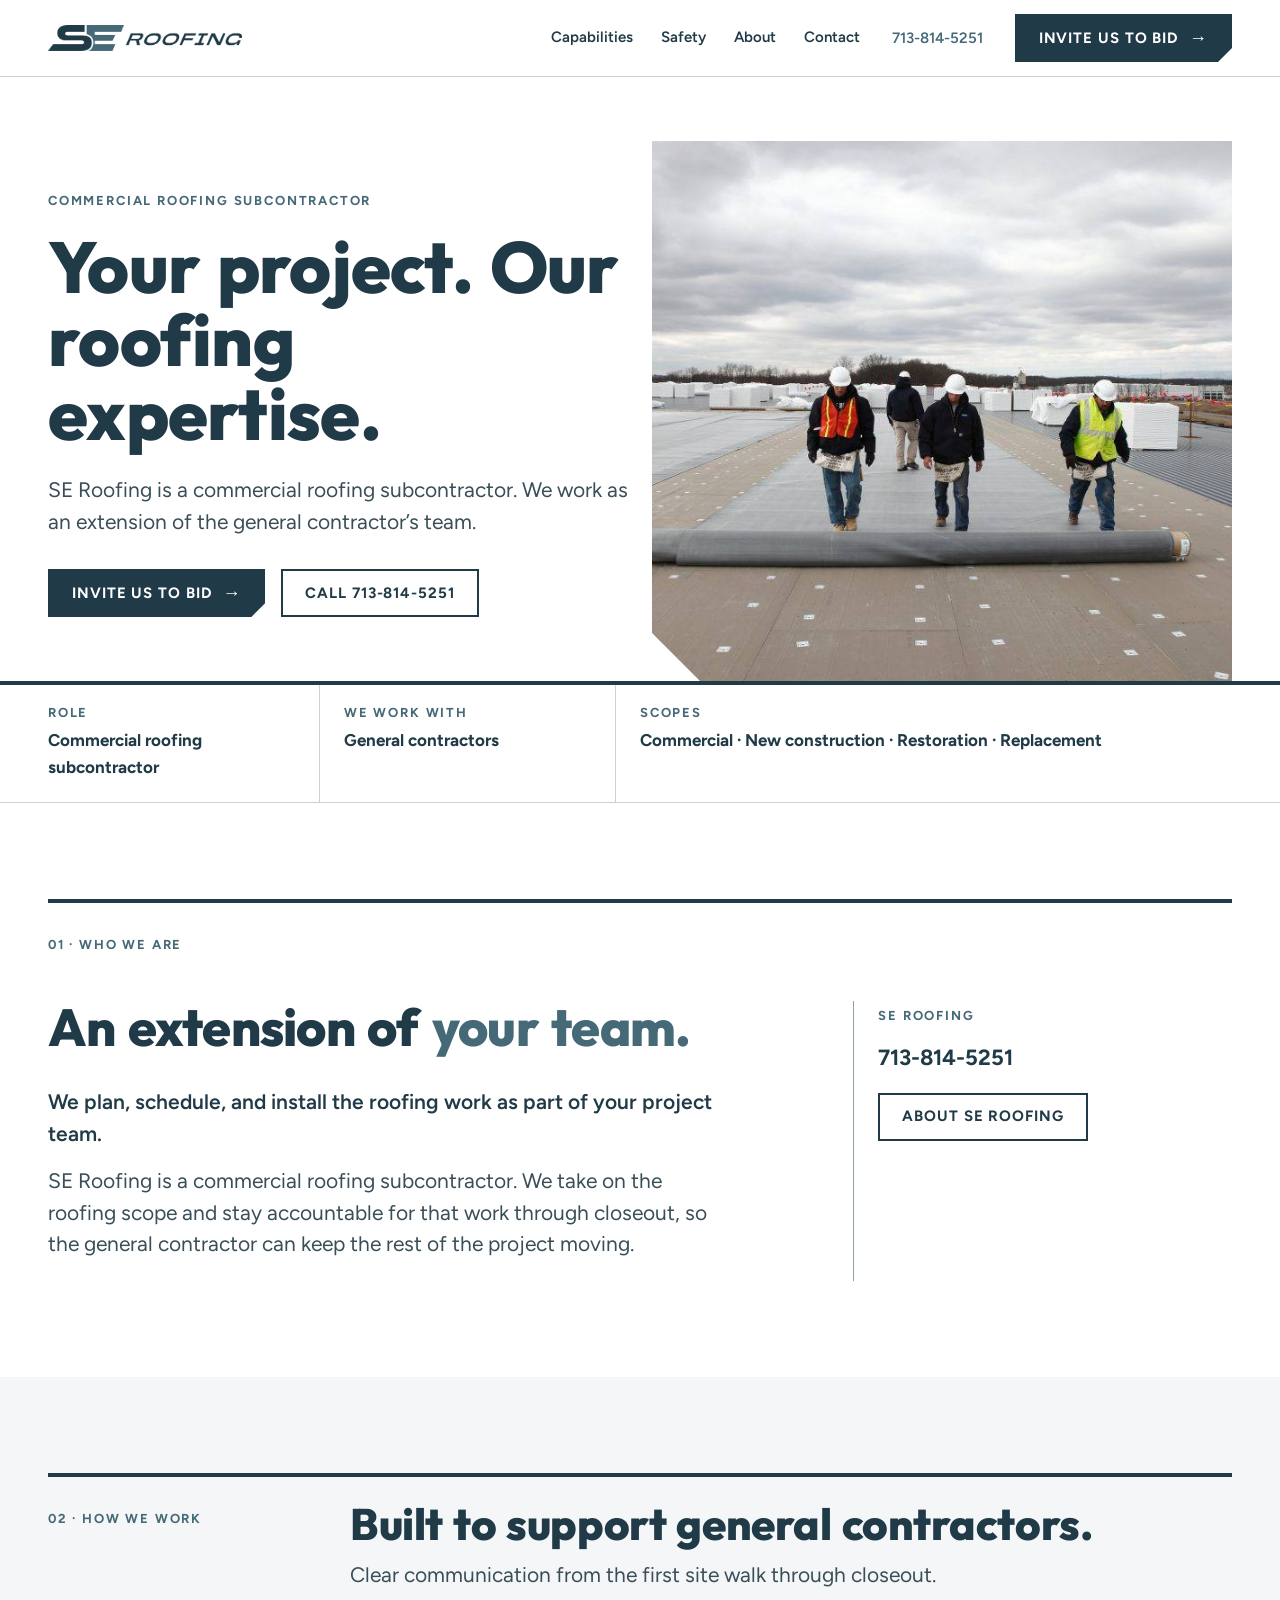
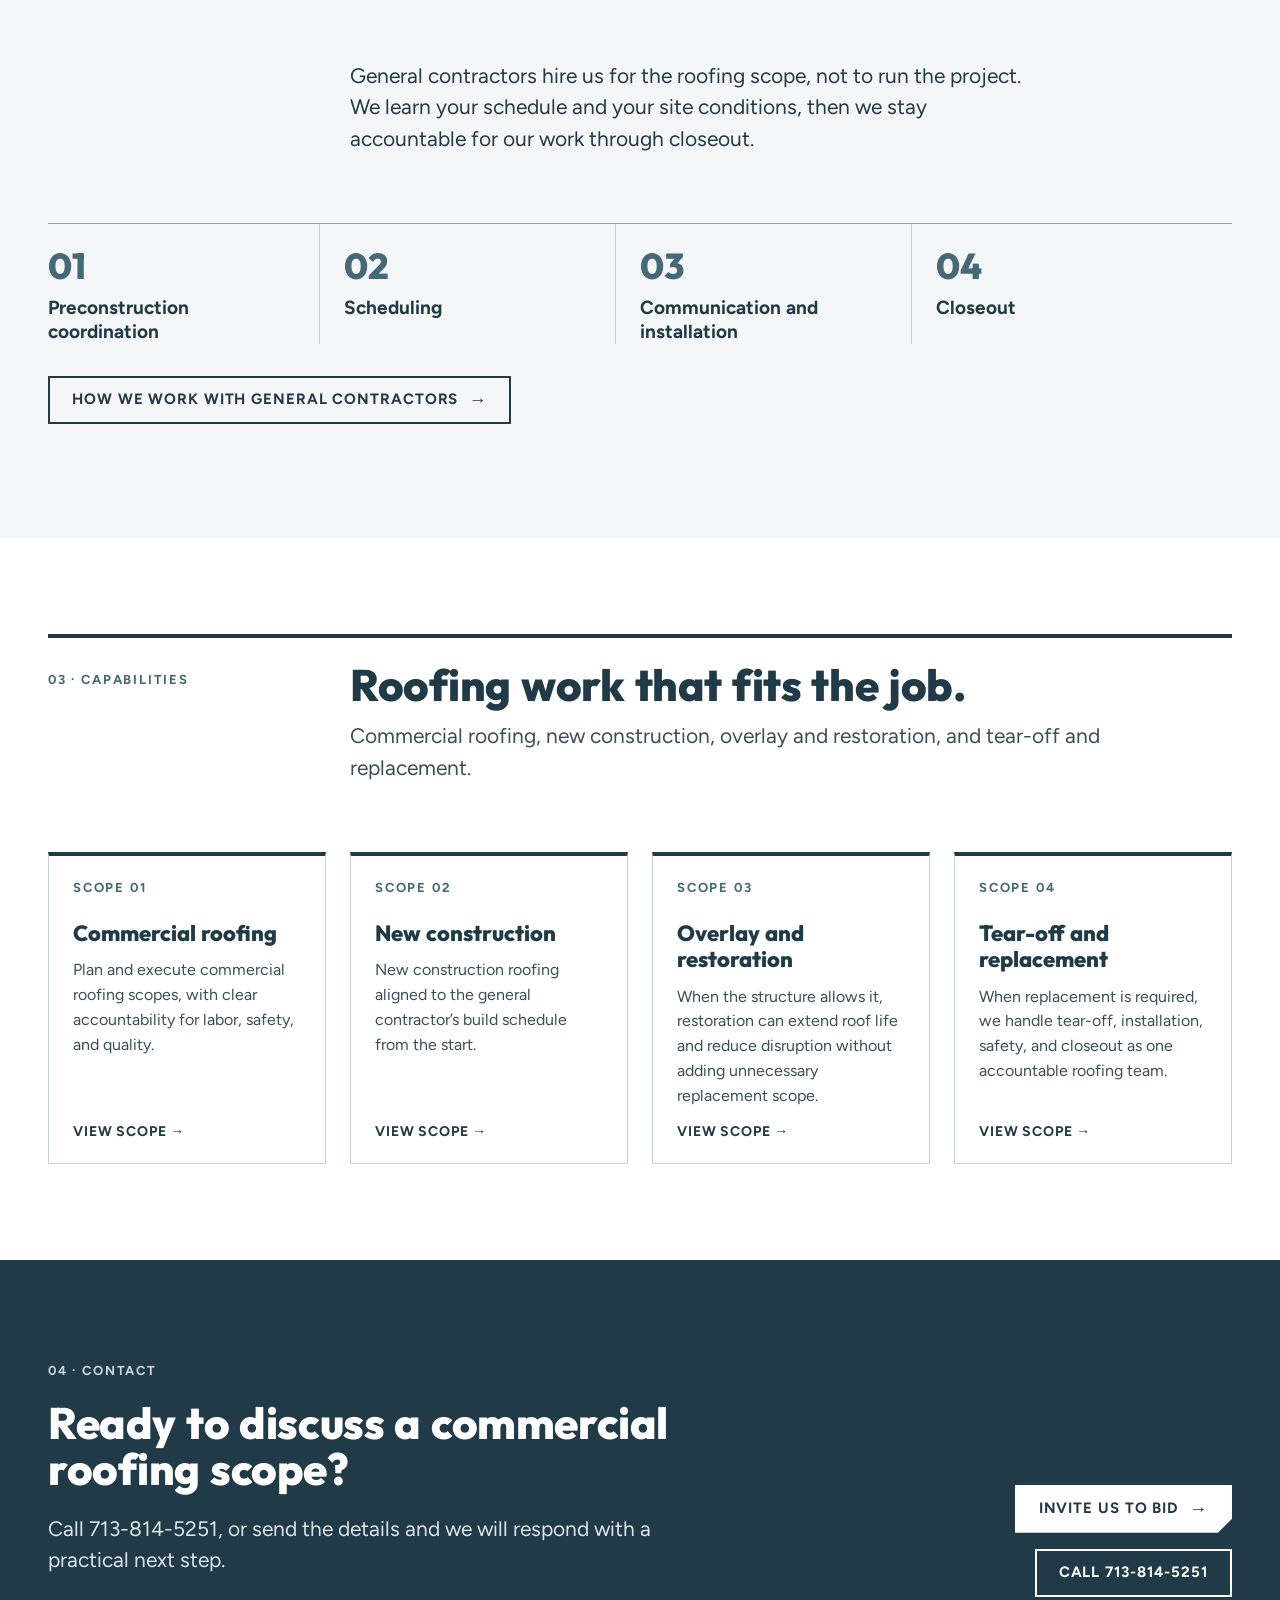
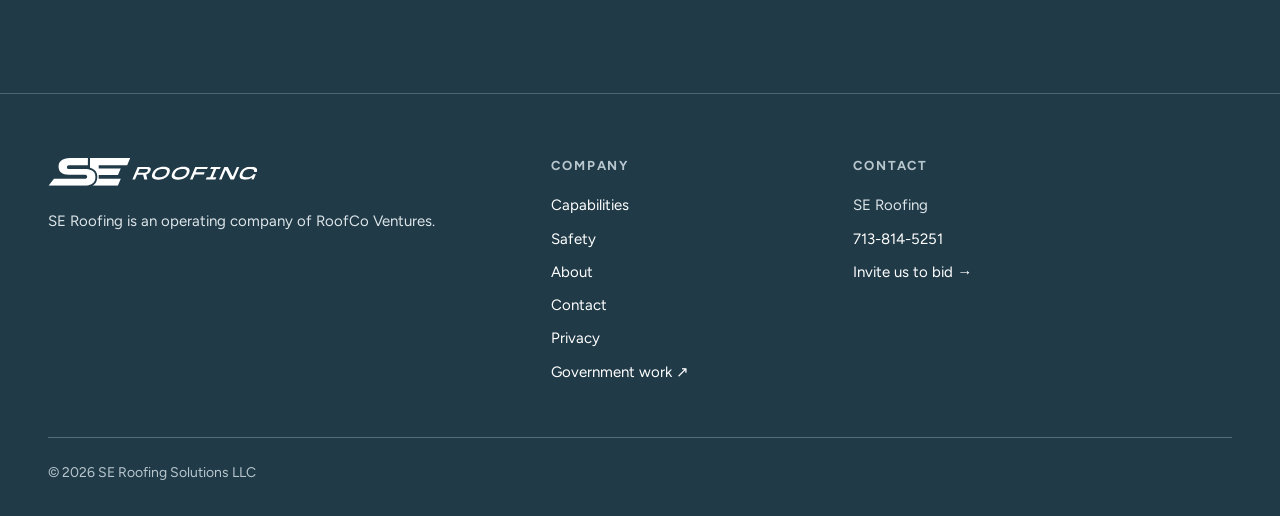
<file: docs/direction/static/index.html>
<!doctype html><html lang="en"><head><meta charset="utf-8"><meta name="viewport" content="width=device-width,initial-scale=1">
<title>SE Roofing | A commercial roofing subcontractor, and an extension of your team.</title>
<meta name="description" content="SE Roofing is a commercial roofing subcontractor, and an extension of your team. We work with general contractors on roofing scopes. Call 713-814-5251.">
<link rel="stylesheet" href="css/fonts.css"><link rel="stylesheet" href="css/tokens.css"><link rel="stylesheet" href="css/tokens.web.css"><link rel="stylesheet" href="css/site.css"></head>
<body>
<a class="skip" href="#main">Skip to content</a>
<header class="hdr">
  <div class="wrap">
    <a class="logo" href="/" aria-label="SE Roofing home"><img src="assets/img/se-roofing-full-lockup.png" alt="SE Roofing"></a>
    <nav class="primary" aria-label="Primary">
      <a href="/capabilities">Capabilities</a><a href="/safety">Safety</a><a href="/about">About</a><a href="/contact">Contact</a>
    </nav>
    <a class="phone" href="tel:+17138145251">713-814-5251</a>
    <a class="btn btn-primary hdr-cta" href="/contact">Invite us to bid <span class="arr" aria-hidden="true">→</span></a>
    <button class="menu-btn" type="button" aria-controls="mnav" aria-expanded="false" aria-label="Open menu" onclick="var o=document.body.classList.toggle('menu-open');this.setAttribute('aria-expanded',o);this.setAttribute('aria-label',o?'Close menu':'Open menu')">
      <svg class="i-open" width="24" height="24" viewBox="0 0 24 24" aria-hidden="true" focusable="false"><path d="M3 6h18M3 12h18M3 18h18" stroke="currentColor" stroke-width="2.25" stroke-linecap="square"/></svg>
      <svg class="i-close" width="24" height="24" viewBox="0 0 24 24" aria-hidden="true" focusable="false"><path d="M5 5l14 14M19 5L5 19" stroke="currentColor" stroke-width="2.25" stroke-linecap="square"/></svg>
    </button>
  </div>
  <nav id="mnav" class="mnav" aria-label="Mobile">
    <a href="/">Home</a><a href="/capabilities">Capabilities</a><a href="/capabilities#how-we-work">How we work</a><a href="/safety">Safety</a><a href="/about">About</a><a href="/contact">Contact</a>
    <a class="btn btn-primary mcta" href="/contact">Invite us to bid <span class="arr" aria-hidden="true">→</span></a>
    <a class="mphone" href="tel:+17138145251">Call 713-814-5251</a>
  </nav>
</header>

<main id="main">
  <!-- home.hero -->
  <section class="hero" id="hero" aria-labelledby="h1">
    <div class="wrap"><div class="grid">
      <div class="hero-copy">
        <span class="label">Commercial roofing subcontractor</span>
        <h1 id="h1">Your project. Our roofing expertise.</h1>
        <p class="lead">SE Roofing is a commercial roofing subcontractor. We work as an extension of the general contractor’s team.</p>
        <div class="hero-ctas">
          <a class="btn btn-primary" href="/contact">Invite us to bid <span class="arr" aria-hidden="true">→</span></a>
          <a class="btn btn-ghost" href="tel:+17138145251">Call 713-814-5251</a>
        </div>
      </div>
      <div class="hero-img"><img src="assets/img/crew-roof.jpg" alt="Roofing crew walking a membrane roof with a roll of material"></div>
    </div></div>
  </section>
  <div class="specbar" aria-label="At a glance"><div class="wrap">
    <div class="spec"><span class="label k">Role</span><span class="v">Commercial roofing subcontractor</span></div>
    <div class="spec"><span class="label k">We work with</span><span class="v">General contractors</span></div>
    <div class="spec"><span class="label k">Scopes</span><span class="v">Commercial · New construction · Restoration · Replacement</span></div>
  </div></div>

  <!-- home.who-we-are -->
  <section class="blk pos" id="who-we-are" aria-labelledby="pos-h">
    <div class="wrap">
      <div class="sec-head"><span class="label">01 · Who we are</span><div class="t"></div></div>
      <div class="grid">
        <div class="big">
          <h2 id="pos-h" class="quote">An extension of <em>your team.</em></h2>
          <p class="lead" style="margin-bottom:16px;color:var(--se-navy);font-weight:600">We plan, schedule, and install the roofing work as part of your project team.</p>
          <p class="lead">SE Roofing is a commercial roofing subcontractor. We take on the roofing scope and stay accountable for that work through closeout, so the general contractor can keep the rest of the project moving.</p>
        </div>
        <div class="side">
          <span class="label">SE Roofing</span>
          <p style="margin-top:12px"><a href="tel:+17138145251" style="font-weight:700;text-decoration:none;font-size:22px">713-814-5251</a></p>
          <a class="btn btn-ghost" href="/about">About SE Roofing</a>
        </div>
      </div>
    </div>
  </section>

  <!-- home.how-we-work -->
  <section class="blk bg-mist" id="how-we-work" aria-labelledby="proc-h">
    <div class="wrap">
      <div class="sec-head"><span class="label">02 · How we work</span><div class="t"><h2 id="proc-h">Built to support general contractors.</h2><p class="lead" style="margin-top:12px">Clear communication from the first site walk through closeout.</p></div></div>
      <div class="grid">
        <p class="lead" style="grid-column:4 / span 7;color:var(--se-navy)">General contractors hire us for the roofing scope, not to run the project. We learn your schedule and your site conditions, then we stay accountable for our work through closeout.</p>
      </div>
      <ol class="stagebar" aria-label="Stages">
        <li><span class="n">01</span>Preconstruction coordination</li><li><span class="n">02</span>Scheduling</li><li><span class="n">03</span>Communication and installation</li><li><span class="n">04</span>Closeout</li>
      </ol>
      <p style="margin-top:32px"><a class="btn btn-ghost" href="/capabilities#how-we-work">How we work with general contractors <span class="arr" aria-hidden="true">→</span></a></p>
    </div>
  </section>

  <!-- home.capabilities -->
  <section class="blk" id="capabilities" aria-labelledby="cap-h">
    <div class="wrap">
      <div class="sec-head"><span class="label">03 · Capabilities</span><div class="t"><h2 id="cap-h">Roofing work that fits the job.</h2><p class="lead" style="margin-top:12px">Commercial roofing, new construction, overlay and restoration, and tear-off and replacement.</p></div></div>
      <div class="caps">
        <a class="cap" href="/capabilities#commercial-roofing"><span class="label">Scope 01</span><h3>Commercial roofing</h3><p>Plan and execute commercial roofing scopes, with clear accountability for labor, safety, and quality.</p><span class="more">View scope →</span></a>
        <a class="cap" href="/capabilities#new-construction"><span class="label">Scope 02</span><h3>New construction</h3><p>New construction roofing aligned to the general contractor’s build schedule from the start.</p><span class="more">View scope →</span></a>
        <a class="cap" href="/capabilities#overlay-restoration"><span class="label">Scope 03</span><h3>Overlay and restoration</h3><p>When the structure allows it, restoration can extend roof life and reduce disruption without adding unnecessary replacement scope.</p><span class="more">View scope →</span></a>
        <a class="cap" href="/capabilities#tear-off-replacement"><span class="label">Scope 04</span><h3>Tear-off and replacement</h3><p>When replacement is required, we handle tear-off, installation, safety, and closeout as one accountable roofing team.</p><span class="more">View scope →</span></a>
      </div>
    </div>
  </section>

  <!-- home.cta -->
  <section class="blk bg-navy on-navy" id="cta" aria-labelledby="cta-h">
    <div class="wrap"><div class="grid" style="align-items:end">
      <div style="grid-column:1 / span 7">
        <span class="label">04 · Contact</span>
        <h2 id="cta-h" style="margin:16px 0 20px">Ready to discuss a commercial roofing scope?</h2>
        <p class="lead">Call 713-814-5251, or send the details and we will respond with a practical next step.</p>
      </div>
      <div class="hero-ctas" style="grid-column:9 / span 4;justify-content:flex-end">
        <a class="btn btn-primary" href="/contact">Invite us to bid <span class="arr" aria-hidden="true">→</span></a>
        <a class="btn btn-ghost" href="tel:+17138145251">Call 713-814-5251</a>
      </div>
    </div></div>
  </section>
</main>
<footer class="ftr on-navy">
  <div class="wrap">
    <div class="grid">
      <div class="brand">
        <img src="assets/logo/se-lockup-white.svg" alt="SE Roofing">
        <p style="max-width:26em">SE Roofing is an operating company of RoofCo Ventures.</p>
      </div>
      <div>
        <span class="label">Company</span>
        <a href="/capabilities">Capabilities</a><a href="/safety">Safety</a><a href="/about">About</a><a href="/contact">Contact</a><a href="/privacy">Privacy</a>
        <a href="https://seroofinggov.com" data-config="governmentUrl" rel="noopener">Government work ↗</a>
      </div>
      <div>
        <span class="label">Contact</span>
        <span style="display:block;padding:5px 0">SE Roofing</span>
        <a href="tel:+17138145251">713-814-5251</a>
        <a href="/contact">Invite us to bid →</a>
      </div>
    </div>
    <div class="legal"><span>© 2026 SE Roofing Solutions LLC</span></div>
  </div>
</footer>
<div class="brandtag" aria-hidden="true">BRANDING (pending Hayden): optional orange accent #D4762C, #111 label 5.78:1</div>

</body></html>
</file>
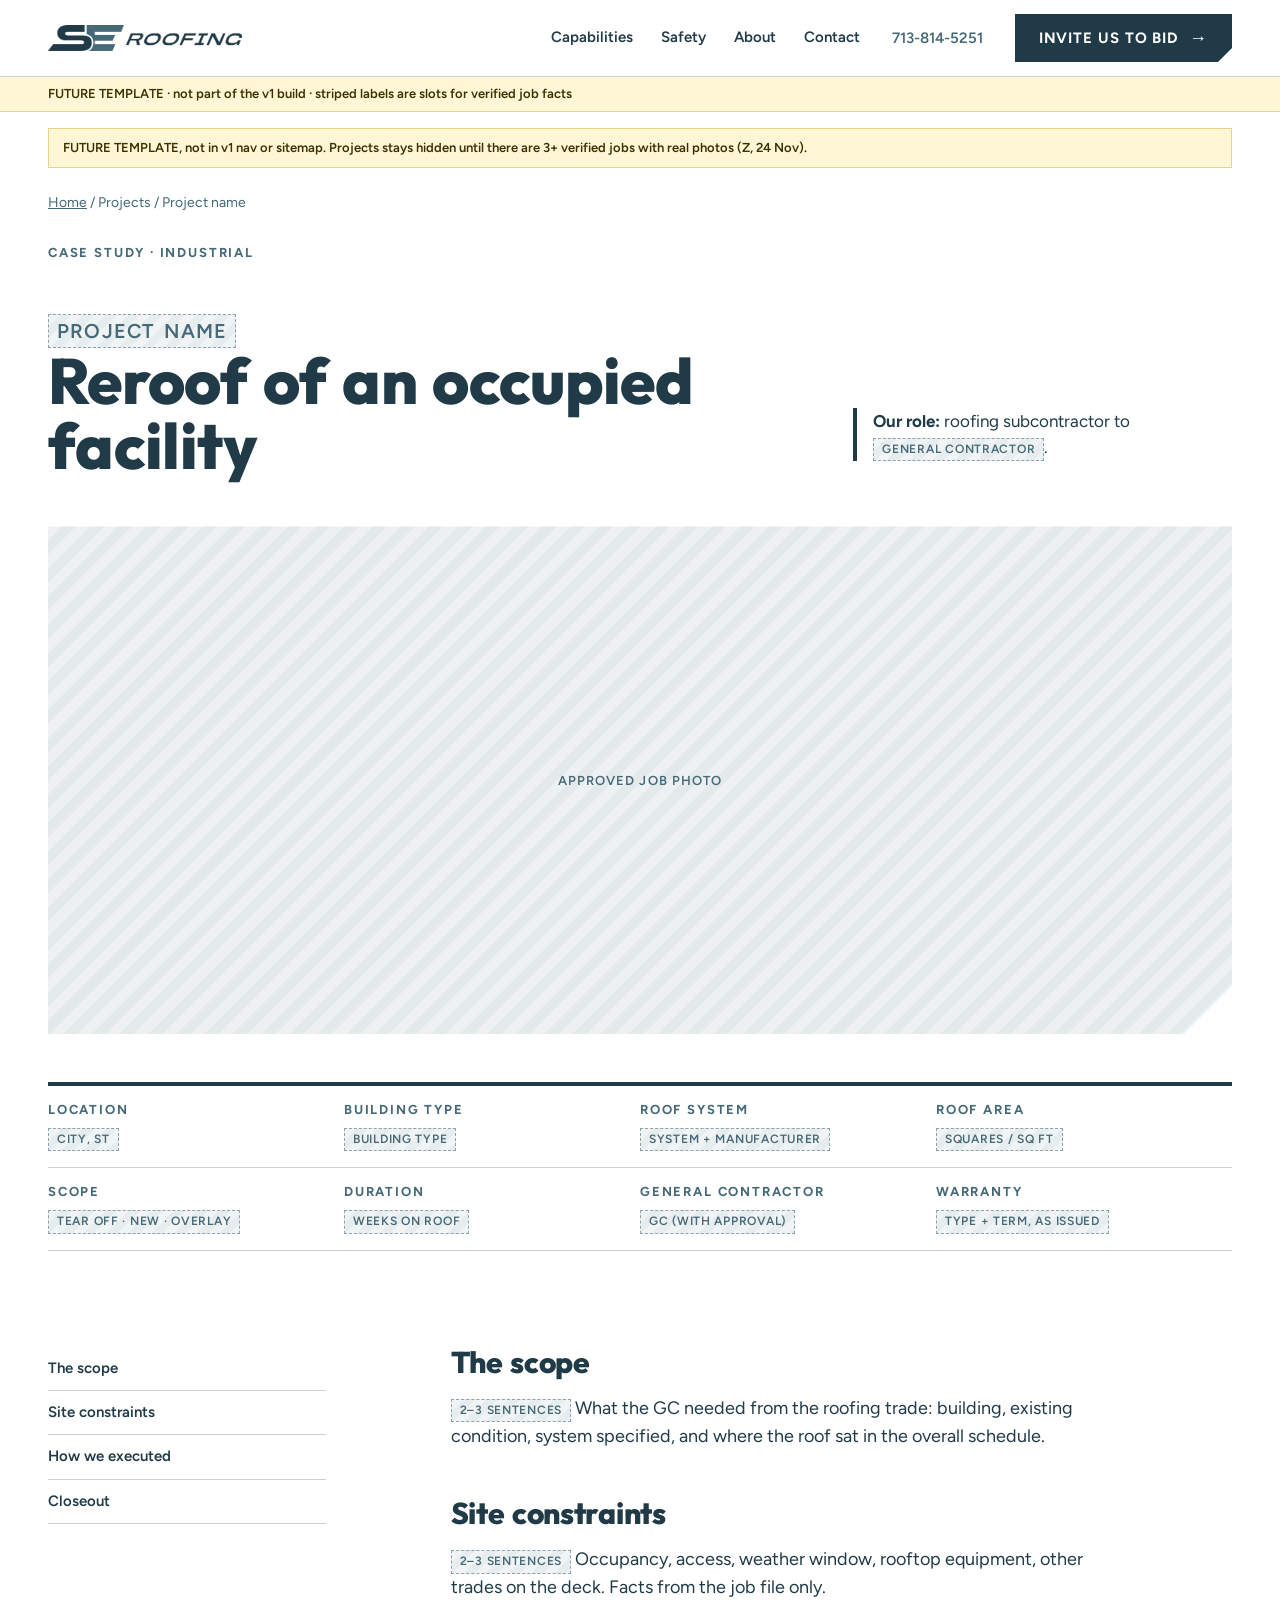
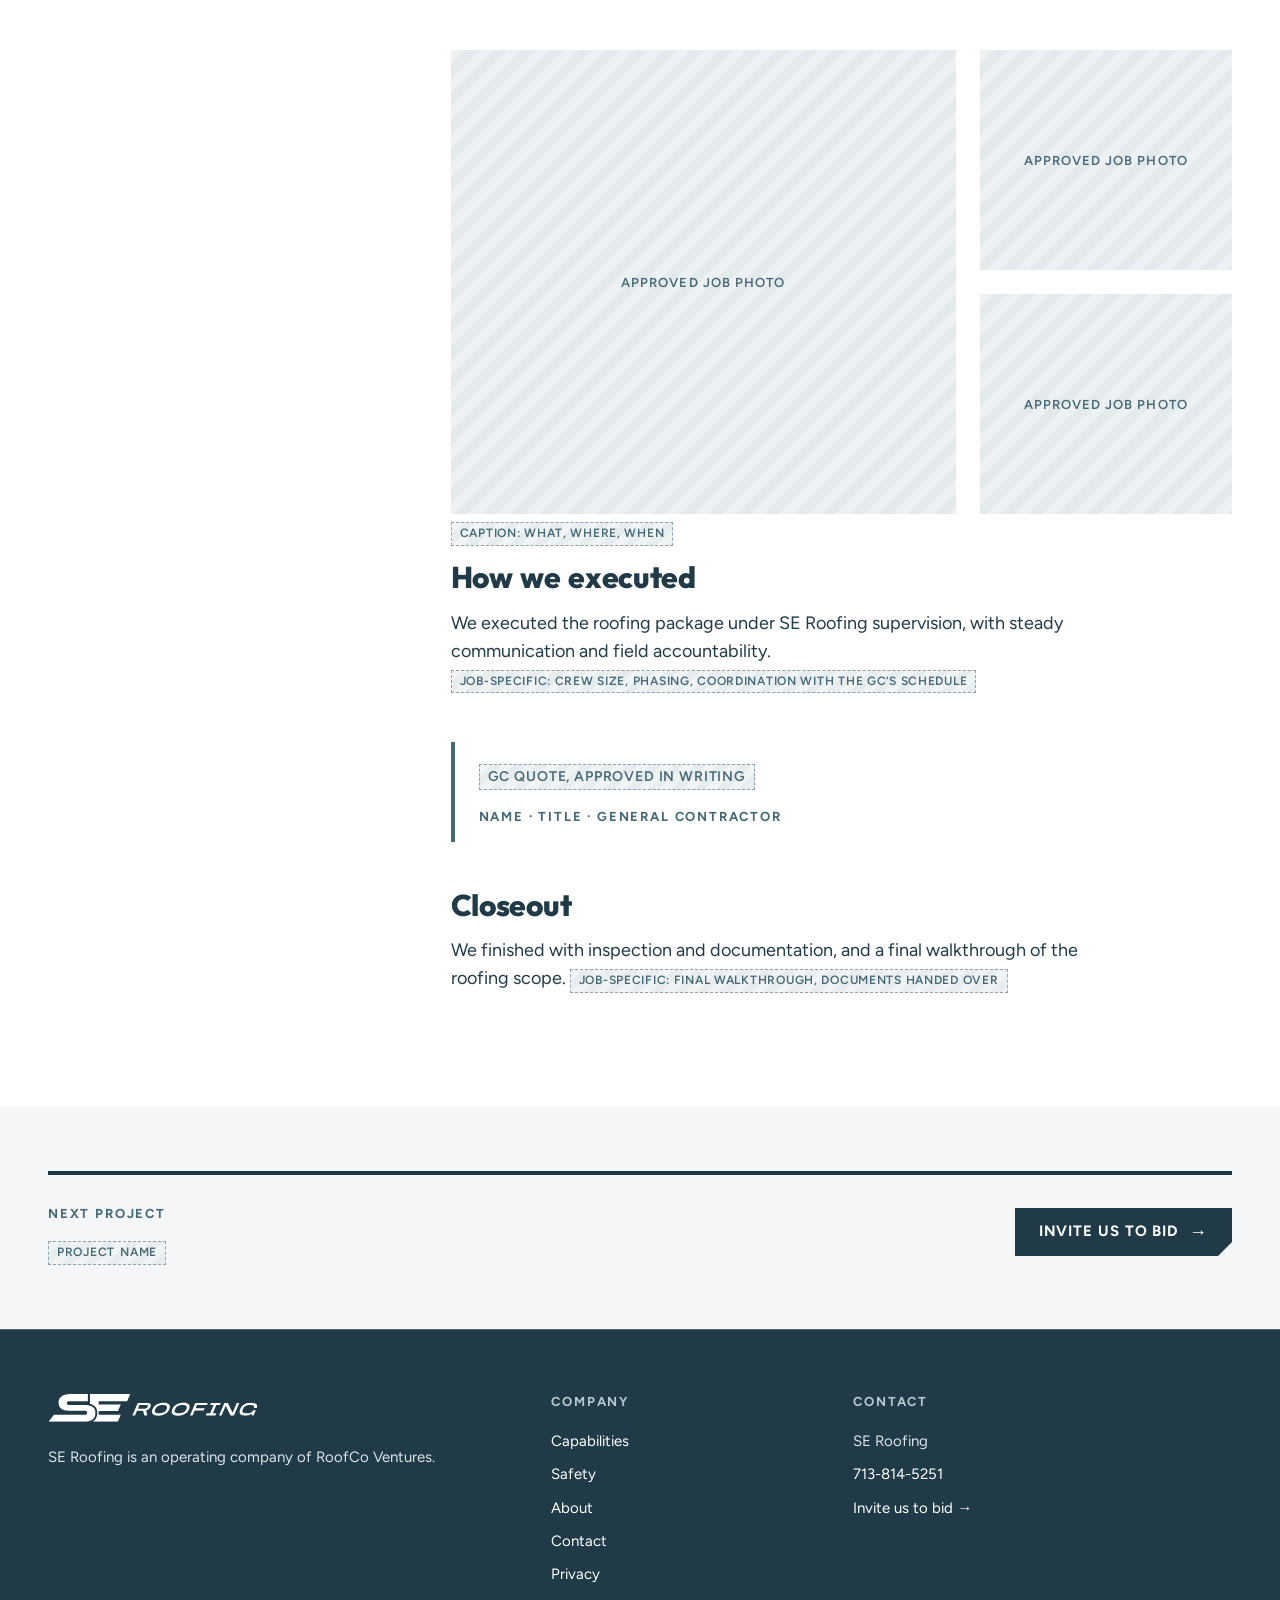
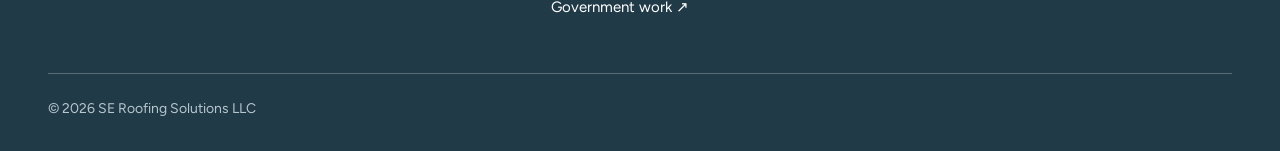
<file: docs/direction/mock-case-study-FUTURE-TEMPLATE.html>
<!doctype html><html lang="en"><head><meta charset="utf-8"><meta name="viewport" content="width=device-width,initial-scale=1">
<title>Project name | Projects | SE Roofing</title>
<style>@font-face{
  font-family: 'Figtree';
  font-style: normal;
  font-weight: 400 900;
  font-display: swap;
  src: url([data-uri]) format('woff2');
  unicode-range: U+0000-00FF, U+0131, U+0152-0153, U+02BB-02BC, U+02C6, U+02DA, U+02DC, U+0304, U+0308, U+0329, U+2000-206F, U+20AC, U+2122, U+2191, U+2193, U+2212, U+2215, U+FEFF, U+FFFD;
}
@font-face{
  font-family: 'Outfit';
  font-style: normal;
  font-weight: 800 900;
  font-display: swap;
  src: url([data-uri]) format('woff2');
  unicode-range: U+0000-00FF, U+0131, U+0152-0153, U+02BB-02BC, U+02C6, U+02DA, U+02DC, U+0304, U+0308, U+0329, U+2000-206F, U+20AC, U+2122, U+2191, U+2193, U+2212, U+2215, U+FEFF, U+FFFD;
}/* SE Roofing tokens — PROPOSAL only, 2026-11-24, America/Chicago.
   Extracted from haydenclayne-ctrl/SE-Roofing- (brand/color, typography, logos;
   main @ a5951a3, 2026-07-01) and from related implementations:
   Command seroofing namespace (PR #14 findings), estimate-command globals.css,
   and the live Framer marketing site at seroofingteam.com (canonical tags point
   at roofingse.com). Not owner-approved.
   Prefix: --se-
   Official brand tokens are the first two groups. Product and live-site
   groups record what already ships; they are not approved brand additions.
   Do not mix Roof Co gold/navy, HCC, Cotton Co, Foundation, Blackhorn,
   Founders Ranch, or Rental One values into the official brand set. */

:root {
  /* ── Official brand (logo vectors + brand/color) ─────────────────── */
  --se-navy: #203A47;            /* PANTONE 7546 C. Primary. "S" and ROOFING wordmark. 11.95:1 on white (AAA). */
  --se-slate: #456977;           /* PANTONE 5405 C. SE Slate Blue. "E" bars, accent panels. 5.93:1 on white (AA body — the written guide's "large text only" note is too conservative). 2.01:1 on navy — never navy type on slate. */
  --se-white: #FFFFFF;           /* Page grounds, reverse type */
  --se-mist: #E7E9EA;            /* Light gray section ground from the Capabilities Statement. Approximate; not from a vector swatch. Command seroofing.mist and Estimate Command --color-line use this value. Navy on mist is 9.81:1. */

  /* ── Type (confirmed print system) ───────────────────────────────── */
  /* Proxima Nova + Museo Sans 900. Commercial; no webfont license confirmed;
     no files in the repo. Bio docs use NewScience/Rajdhani instead — not these
     tokens. The live marketing site currently ships Montserrat/Switzer. */
  --se-font-family: "Proxima Nova", "Museo Sans", "Century Gothic", "Avenir Next", sans-serif;
  --se-font-display: "Museo Sans", "Proxima Nova", "Century Gothic", "Avenir Next", sans-serif;

  /* ── Command / Estimating seroofing extras (product, not print brand) */
  --se-steel-light: #7E9BA7;     /* Command-only. 2.94:1 on white — not body text. 4.06:1 on navy — large-text AA only. */

  /* ── Estimate Command extras (SE-only app; conflicts with Command) ─ */
  --se-ec-bg: #F4F7F9;           /* App ground. Close to the live site's #F5F7F9; not Command's #F5F5F7. */
  --se-ec-muted: #6D7D88;        /* 4.25:1 on white — fails AA at 14px. */
  --se-ec-brand-soft: #E9EEF0;
  --se-ec-success: #2F8A5B;      /* 4.28:1 on white — fails AA at 14px. Command good is #2F6F52 (5.97:1). */
  --se-ec-success-soft: #E7F2EB;
  --se-ec-warning: #B07A1E;      /* 3.72:1 on white — large-text only. Command warn is #9C6A1E (4.67:1). */
  --se-ec-warning-soft: #F7EFE0;
  --se-ec-danger: #C0504D;       /* 4.67:1 on white (AA). Command bad is #943B3B (7.12:1). */
  --se-ec-danger-soft: #F7EBEB;
  --se-ec-radius-card: 14px;

  /* ── Live marketing site, observed 2026-11-24 on seroofingteam.com.
        Not official brand colors. Recorded so the drift is explicit. ─ */
  --se-web-ink: #16272F;         /* Header/on-light buttons, body-adjacent ink. Near, not equal to, SE Navy. 15.38:1 on white. */
  --se-web-heading: #1A1A2E;     /* Section titles */
  --se-web-footer: #182B33;      /* Footer field; nearby samples #1D2D35 / #1E343D */
  --se-web-orange: #D4762C;      /* Primary CTA. White type is 3.27:1 — fails AA at the 15px button size. Black type would be 6.43:1. Not Roof Co gold. */
  --se-web-ground: #F5F7F9;      /* Light section ground */
  --se-web-consult: #EBFBFF;     /* "Request a Roofing Consultation" band */
  --se-web-panel: #CADAE4;       /* "Delivered At Scale" light panel */
  --se-web-eyebrow: #CCE6FF;     /* "OVERVIEW:" on dark service cards */
  --se-web-font-ui: "Montserrat", "Inter", sans-serif;
  --se-web-font-stat: "Switzer", "Montserrat", sans-serif;
}
/* SE Roofing — web direction tokens (PROPOSAL, 2026-11-24, America/Chicago). Not approved.
   Load AFTER design-system/tokens.css (which defines --se-navy, --se-slate, --se-white, --se-mist).
   Only neutrals, spacing, type and layout are added here. No new brand colors. */
:root{
  /* Neutrals (support only, never as brand color) */
  --se-paper:#F4F6F7;        /* light section ground. Navy on paper 11.02:1 */
  --se-line:#C9D1D5;         /* hairlines/borders — non-text only */
  --se-line-strong:#8FA1AA;  /* section rules — non-text only (2.68:1) */
  --se-ink-2:#3A4E58;        /* secondary body text. 8.71:1 on white */
  --se-on-navy-2:#C9D6DC;    /* secondary text on navy. 8.04:1 */

  /* Accent — OFF by default (= navy). BRANDING (pending Hayden): .accent-orange flips it. */
  --se-accent:var(--se-navy); --se-accent-ink:var(--se-white);

  /* Fonts — swappable. Interim free Google Fonts until Proxima Nova / Museo Sans 900 are web-licensed.
     To switch: change these two lines only. */
  --se-font-body:"Figtree","Proxima Nova","Avenir Next","Segoe UI",Arial,sans-serif;     /* Proxima Nova stand-in */
  --se-font-display:"Outfit","Museo Sans","Proxima Nova","Avenir Next",Arial,sans-serif; /* Museo Sans 900 stand-in */
  --se-display-weight:800;

  /* Headline case — DECISION (Jeremy, 2026-11-24): sentence case. Author headings in sentence case; never transform.
     Uppercase is reserved for small labels/eyebrows, buttons and spec keys (--se-label-case). */
  --se-heading-case:none;
  --se-label-case:uppercase;

  /* Type scale (desktop / phone ≤720 overrides below) */
  --se-fs-h1:72px;  --se-lh-h1:1.02;
  --se-fs-h2:44px;  --se-lh-h2:1.06;
  --se-fs-h3:22px;  --se-lh-h3:1.2;
  --se-fs-lead:21px;
  --se-fs-body:18px; --se-lh-body:1.55;
  --se-fs-small:15px;
  --se-fs-label:13px; --se-ls-label:.14em;

  /* Spacing (4px base) */
  --s1:4px;--s2:8px;--s3:12px;--s4:16px;--s5:24px;--s6:32px;--s7:48px;--s8:64px;--s9:96px;--s10:128px;

  /* Layout */
  --gutter:24px; --margin:48px; --max:1240px; --header-h:76px;
  --cut:14px;        /* cut-corner on primary buttons (echoes the parallelogram frame) */
  --cut-photo:48px;  /* cut-corner on hero/case-study photos */
}
@media (max-width:1100px){:root{--margin:32px;--se-fs-h1:60px}}
@media (max-width:720px){:root{--margin:20px;--gutter:16px;--header-h:64px;--se-fs-h1:42px;--se-lh-h1:1.04;--se-fs-h2:30px;--se-fs-h3:20px;--se-fs-lead:18px;--se-fs-body:17px;--cut-photo:28px}}
.accent-orange{--se-accent:#D4762C;--se-accent-ink:#111111;} /* BRANDING (pending Hayden). #111 on #D4762C = 5.78:1 */
/* SE Roofing — Direction A "Field Manual" component CSS. PROPOSAL 2026-11-24. Uses only tokens from tokens.css + tokens.web.css. */
.accent-orange{--se-accent:#D4762C;--se-accent-ink:#111111;}
*{box-sizing:border-box}
html{scroll-behavior:smooth}
@media (prefers-reduced-motion:reduce){html{scroll-behavior:auto}*{transition:none!important;animation:none!important}}
body{margin:0;font-family:var(--se-font-body);font-size:var(--se-fs-body);line-height:var(--se-lh-body);color:var(--se-navy);background:var(--se-white);-webkit-font-smoothing:antialiased}
img{max-width:100%;display:block}
a{color:inherit}
.wrap{max-width:calc(var(--max) + 2*var(--margin));margin:0 auto;padding:0 var(--margin)}
.grid{display:grid;grid-template-columns:repeat(12,1fr);gap:var(--gutter)}
.skip{position:absolute;left:-999px;top:8px;background:var(--se-navy);color:#fff;padding:8px 12px;z-index:99}
.skip:focus{left:8px}
:focus-visible{outline:3px solid var(--se-slate);outline-offset:3px}
.on-navy :focus-visible{outline-color:#fff}

/* Type */
.label{font:700 var(--se-fs-label)/1.2 var(--se-font-body);letter-spacing:var(--se-ls-label);text-transform:var(--se-label-case);color:var(--se-slate)}
.on-navy .label{color:var(--se-on-navy-2)}
h1,h2,h3,.display{font-family:var(--se-font-display);font-weight:var(--se-display-weight);text-transform:var(--se-heading-case);letter-spacing:-.01em;word-spacing:.06em;margin:0;color:var(--se-navy)}
h1{font-size:var(--se-fs-h1);line-height:var(--se-lh-h1)}
h2{font-size:var(--se-fs-h2);line-height:var(--se-lh-h2)}
h3{font-size:var(--se-fs-h3);line-height:var(--se-lh-h3);letter-spacing:0}
.lead{font-size:var(--se-fs-lead);line-height:1.5;color:var(--se-ink-2);max-width:36em}
.on-navy,.on-navy h1,.on-navy h2,.on-navy h3{color:#fff}
.on-navy .lead{color:#DDE5E9}
p{margin:0 0 1em}
.muted{color:var(--se-slate)}

/* Rules — the Field Manual signature */
.rule{height:4px;background:var(--se-navy);border:0;margin:0}
.rule-slate{height:1px;background:var(--se-line-strong);border:0;margin:0}
.sec-head{display:grid;grid-template-columns:repeat(12,1fr);gap:var(--gutter);padding-top:var(--s5);border-top:4px solid var(--se-navy);margin-bottom:var(--s7)}
.sec-head .label{grid-column:span 3;padding-top:10px}
.sec-head .t{grid-column:span 9}
.sec-num{font:700 13px/1 var(--se-font-body);letter-spacing:.14em;color:var(--se-slate)}

/* Buttons */
.btn{display:inline-flex;align-items:center;gap:10px;min-height:48px;padding:0 22px;font:700 15px/1 var(--se-font-body);letter-spacing:.06em;text-transform:uppercase;text-decoration:none;border:2px solid transparent;cursor:pointer;
  clip-path:polygon(0 0,100% 0,100% calc(100% - var(--cut)),calc(100% - var(--cut)) 100%,0 100%)}
.btn-primary{background:var(--se-accent);color:var(--se-accent-ink)}
.btn-primary:hover{background:#18303B}
.accent-orange .btn-primary:hover{background:#BF6522}
.btn-ghost{background:transparent;color:var(--se-navy);border-color:var(--se-navy);clip-path:none}
.on-navy .btn-primary{background:#fff;color:var(--se-navy)}
.accent-orange .on-navy .btn-primary{background:var(--se-accent);color:var(--se-accent-ink)}
.on-navy .btn-ghost{color:#fff;border-color:#fff}
.btn .arr{font-size:18px;line-height:1}

/* Header */
.hdr{position:sticky;top:0;z-index:50;background:#fff;border-bottom:1px solid var(--se-line)}
.hdr .wrap{display:flex;align-items:center;gap:var(--s6);height:var(--header-h)}
.hdr .logo img{height:26px;width:auto}
.hdr nav.primary{display:flex;gap:28px;margin-left:auto}
.hdr nav a{font:600 15px/1 var(--se-font-body);text-decoration:none;color:var(--se-navy);padding:8px 0;border-bottom:2px solid transparent}
.hdr nav a:hover,.hdr nav a[aria-current]{border-bottom-color:var(--se-slate)}
.hdr .phone{font:600 15px/1 var(--se-font-body);color:var(--se-slate);text-decoration:none;white-space:nowrap}
.menu-btn{display:none;background:none;border:0;padding:0;height:44px;width:44px;color:var(--se-navy);cursor:pointer;align-items:center;justify-content:center}
.menu-btn .i-close{display:none}.menu-open .menu-btn .i-open{display:none}.menu-open .menu-btn .i-close{display:block}

/* Slot labels (mock only — never ship visible) */
.slot{display:inline-block;font:600 12px/1.3 var(--se-font-body);letter-spacing:.06em;text-transform:uppercase;color:var(--se-slate);background:repeating-linear-gradient(135deg,#F1F4F5 0 8px,#E7ECEE 8px 16px);border:1px dashed var(--se-line-strong);padding:3px 8px}
.on-navy .slot{color:#DDE5E9;background:rgba(255,255,255,.06);border-color:rgba(255,255,255,.4)}
.imgslot{position:relative}
.imgslot .imgcap{position:absolute;left:12px;bottom:12px;font:600 11px/1.3 var(--se-font-body);letter-spacing:.06em;text-transform:uppercase;background:rgba(255,255,255,.92);color:var(--se-navy);padding:4px 8px}

/* Hero (A) */
.hero{padding:var(--s8) 0 0}
.hero .grid{align-items:end}
.hero-copy{grid-column:1 / span 6;padding-bottom:var(--s8)}
.hero-copy h1{margin:var(--s4) 0 var(--s5)}
.hero-copy .lead{margin-bottom:var(--s6)}
.hero-ctas{display:flex;gap:var(--s4);flex-wrap:wrap}
.hero-img{grid-column:7 / span 6;align-self:stretch;min-height:540px;clip-path:polygon(0 0,100% 0,100% 100%,var(--cut-photo) 100%,0 calc(100% - var(--cut-photo)))}
.hero-img img{width:100%;height:100%;object-fit:cover}
.specbar{border-top:4px solid var(--se-navy);border-bottom:1px solid var(--se-line);background:#fff}
.specbar .wrap{display:grid;grid-template-columns:1fr 1fr 2fr}
.spec{padding:20px 24px 20px 0;border-right:1px solid var(--se-line);margin-right:24px}
.spec:last-child{border-right:0}
.spec .k{display:block;margin-bottom:6px}
.spec .v{font:700 17px/1.3 var(--se-font-body)}

/* Sections */
section.blk{padding:var(--s9) 0}
.bg-mist{background:var(--se-paper)}
.bg-navy{background:var(--se-navy)}
.pos .grid > .big{grid-column:1 / span 7}
.pos .grid > .side{grid-column:9 / span 4;border-left:1px solid var(--se-line-strong);padding-left:var(--s5)}
.pos .quote{font-family:var(--se-font-display);font-weight:800;letter-spacing:-.015em;font-size:52px;line-height:1.02;margin:0 0 var(--s6)}
.pos .quote em{font-style:normal;color:var(--se-slate)}

/* Process */
.steps{display:grid;grid-template-columns:repeat(4,1fr);gap:0;border-top:1px solid var(--se-line-strong)}
.step{padding:var(--s5) var(--s5) 0 0;border-right:1px solid var(--se-line);margin-right:var(--s5)}
.step:last-child{border-right:0}
.step .n{font:800 40px/1 var(--se-font-display);color:var(--se-slate);display:block;margin-bottom:var(--s4)}
.step h3{margin-bottom:var(--s3)}
.step p{font-size:16px;color:var(--se-ink-2)}

/* Capability tiles */
.caps{display:grid;grid-template-columns:repeat(4,1fr);gap:var(--gutter)}
.cap{background:#fff;border:1px solid var(--se-line);border-top:4px solid var(--se-navy);padding:var(--s5);display:flex;flex-direction:column;min-height:300px;text-decoration:none}
.cap:hover{border-color:var(--se-slate);border-top-color:var(--se-slate)}
.cap .label{margin-bottom:var(--s5)}
.cap h3{margin-bottom:var(--s3)}
.cap p{font-size:16px;color:var(--se-ink-2);flex:1}
.cap .more{font:700 14px/1 var(--se-font-body);letter-spacing:.06em;text-transform:uppercase}
.systems{margin-top:var(--s7);display:flex;align-items:center;gap:var(--s5);flex-wrap:wrap;border-top:1px solid var(--se-line-strong);padding-top:var(--s5)}
.chip{font:700 14px/1 var(--se-font-body);letter-spacing:.08em;text-transform:uppercase;padding:10px 14px;border:1px solid var(--se-navy)}

/* Project cards */
.projs{display:grid;grid-template-columns:repeat(3,1fr);gap:var(--gutter)}
.pcard{text-decoration:none;display:block;background:#fff;border:1px solid var(--se-line)}
.pcard .ph{aspect-ratio:4/3;overflow:hidden}
.pcard .ph img{width:100%;height:100%;object-fit:cover;transition:transform .3s ease}
.pcard:hover .ph img{transform:scale(1.02)}
.pcard .body{padding:var(--s5)}
.pcard h3{margin:var(--s3) 0 var(--s4)}
.pcard dl{display:grid;grid-template-columns:auto 1fr;gap:6px 16px;margin:0;font-size:15px;border-top:1px solid var(--se-line);padding-top:var(--s4)}
.pcard dt{font-weight:700;color:var(--se-slate);text-transform:uppercase;font-size:12px;letter-spacing:.1em;padding-top:2px}
.pcard dd{margin:0}

/* Stat block */
.stats{display:grid;grid-template-columns:repeat(4,1fr);border-top:4px solid #fff}
.stat{padding:var(--s5) var(--s5) 0 0}
.stat .fig{font:800 56px/1 var(--se-font-display);display:block;margin-bottom:var(--s3)}
.stat .fig .slot{font-size:13px;vertical-align:middle}
.stat .src{font-size:13px;color:#C9D6DC;margin-top:6px}

/* Safety + Gov split */
.split{display:grid;grid-template-columns:1fr 1fr;gap:var(--gutter)}
.panel{padding:var(--s7);border:1px solid var(--se-line);background:#fff}
.panel.dark{background:var(--se-slate);border-color:var(--se-slate)}
.panel h2{font-size:36px;margin:var(--s3) 0 var(--s4)}
.idrow{display:grid;grid-template-columns:repeat(3,1fr);gap:var(--s4);margin:var(--s5) 0;border-top:1px solid rgba(255,255,255,.5);padding-top:var(--s4)}
.idrow .label{color:#fff}

/* Manufacturer row */
.mfr{display:flex;gap:var(--s7);align-items:center;flex-wrap:wrap;padding:var(--s6) 0;border-top:1px solid var(--se-line);border-bottom:1px solid var(--se-line)}
.mfr .name{display:none;font:800 22px/1 var(--se-font-display);text-transform:uppercase;color:var(--se-slate);letter-spacing:.04em}

/* Form */
.bid .grid > .intro{grid-column:1 / span 4}
.bid .grid > form{grid-column:6 / span 7}
.form{display:grid;grid-template-columns:1fr 1fr;gap:var(--s5) var(--gutter)}
.form .full{grid-column:1 / -1}
.field label{display:block;font:700 13px/1.2 var(--se-font-body);letter-spacing:.1em;text-transform:uppercase;margin-bottom:8px;color:#fff}
.field .req{color:#C9D6DC;font-weight:600;letter-spacing:0;text-transform:none}
.field input,.field select,.field textarea{width:100%;min-height:48px;padding:12px 14px;font:400 17px/1.3 var(--se-font-body);color:var(--se-navy);background:#fff;border:2px solid #fff;border-radius:0}
.field textarea{min-height:120px;resize:vertical}
.field input:focus,.field select:focus,.field textarea:focus{outline:3px solid #fff;outline-offset:2px;border-color:var(--se-slate)}
.field .hint{font-size:14px;color:#C9D6DC;margin-top:6px}
.checks{display:flex;flex-wrap:wrap;gap:10px}
.checks label{display:inline-flex;align-items:center;gap:8px;min-height:44px;padding:0 14px;border:1px solid rgba(255,255,255,.55);color:#fff;font:600 15px var(--se-font-body);letter-spacing:0;text-transform:none;margin:0}
.checks input{width:18px;height:18px;min-height:0}

/* Footer */
.ftr{background:var(--se-navy);border-top:1px solid rgba(255,255,255,.22);color:#DDE5E9;padding:var(--s8) 0 var(--s6);font-size:15px}
.ftr .grid > div{grid-column:span 3}
.ftr .grid > .brand{grid-column:span 5}
.ftr img{height:28px;width:auto;margin-bottom:var(--s5)}
.ftr a{text-decoration:none;color:#fff;display:block;padding:5px 0}
.ftr .label{color:#B8C7CE;margin-bottom:var(--s4);display:block}
.ftr .legal{margin-top:var(--s7);border-top:1px solid rgba(255,255,255,.25);padding-top:var(--s5);display:flex;justify-content:space-between;color:#B8C7CE;font-size:14px}

/* Case study */
.crumbs{font-size:14px;padding:var(--s5) 0;color:var(--se-slate)}
.crumbs a{color:var(--se-slate)}
.cs-head .grid{align-items:end}
.cs-head h1{grid-column:1 / span 8;font-size:64px;margin-top:var(--s4)}
.cs-head .role{grid-column:9 / span 4;font-size:17px;border-left:4px solid var(--se-navy);padding-left:var(--s4)}
.cs-hero{margin-top:var(--s7);aspect-ratio:21/9;overflow:hidden;clip-path:polygon(0 0,100% 0,100% calc(100% - 48px),calc(100% - 48px) 100%,0 100%)}
.cs-hero img{width:100%;height:100%;object-fit:cover}
.sheet{display:grid;grid-template-columns:repeat(4,1fr);border-top:4px solid var(--se-navy);margin-top:var(--s7)}
.sheet > div{padding:var(--s4) var(--s4) var(--s4) 0;border-bottom:1px solid var(--se-line)}
.sheet .k{display:block;margin-bottom:6px}
.sheet .v{font:700 17px/1.35 var(--se-font-body)}
.cs-body .grid > aside{grid-column:1 / span 3}
.cs-body .grid > article{grid-column:5 / span 8}
.cs-body article h2{font-size:30px;margin:var(--s7) 0 var(--s4)}
.cs-body article h2:first-child{margin-top:0}
.cs-body article p{max-width:38em}
.toc a{display:block;padding:10px 0;border-bottom:1px solid var(--se-line);text-decoration:none;font-weight:600;font-size:15px}
.gallery{display:grid;grid-template-columns:2fr 1fr;grid-template-rows:auto auto;gap:var(--gutter);margin-top:var(--s7)}
.gallery .a{grid-row:span 2}
.gallery img{width:100%;height:100%;object-fit:cover}
.gallery figure{margin:0}
.gallery figcaption{font-size:14px;color:var(--se-slate);padding-top:8px}
.pull{border-left:4px solid var(--se-slate);padding:var(--s3) 0 var(--s3) var(--s5);margin:var(--s7) 0}
.pull blockquote{margin:0 0 var(--s3);font:800 28px/1.2 var(--se-font-display)}
.next{display:flex;justify-content:space-between;align-items:center;border-top:4px solid var(--se-navy);padding-top:var(--s5)}

/* Mock annotation banner */
.mocknote{background:#FFF7D6;color:#3a3000;font:600 13px/1.4 var(--se-font-body);padding:8px var(--margin);border-bottom:1px solid #E5D48A}
.brandtag{position:fixed;right:16px;bottom:16px;z-index:60;background:#111;color:#fff;font:700 12px/1.3 var(--se-font-body);letter-spacing:.08em;text-transform:uppercase;padding:10px 12px;display:none}
.accent-orange .brandtag{display:block}

/* ── Tablet ≤1024 ─────────────────────────── */
@media (max-width:1100px){
  .hdr nav.primary{display:none} .menu-btn{display:inline-flex;align-items:center;justify-content:center;margin-left:auto}
  .hdr .phone{display:none}
  .caps{grid-template-columns:repeat(2,1fr)}
}
/* ── Phone ≤720 ───────────────────────────── */
@media (max-width:720px){
  .grid{grid-template-columns:repeat(4,1fr)}
  .grid > *{grid-column:1 / -1 !important}
  .hdr .wrap{gap:12px}
  .hdr .logo img{height:20px}
  .hdr .btn{min-height:44px;padding:0 14px;font-size:13px}
  .hdr .btn .long{display:none}
  .hero{padding-top:var(--s6)}
  .hero-copy{padding-bottom:var(--s6)}
  .hero-img{min-height:0;aspect-ratio:4/3;clip-path:polygon(0 0,100% 0,100% 100%,28px 100%,0 calc(100% - 28px))}
  .hero-ctas .btn{width:100%;justify-content:space-between}
  .specbar .wrap{grid-template-columns:1fr 1fr}
  .spec{padding:14px 12px 14px 0;margin-right:12px;border-bottom:1px solid var(--se-line)}
  .spec:nth-child(2){border-right:0}
  .spec:nth-child(3){grid-column:1 / -1;border-right:0;border-bottom:0}
  section.blk{padding:var(--s8) 0}
  .sec-head{margin-bottom:var(--s6);grid-template-columns:1fr;gap:12px}
  .sec-head .label,.sec-head .t{grid-column:1 / -1;padding-top:0}
  .pos .quote{font-size:34px}
  .pos .grid > .side{border-left:0;padding-left:0;border-top:1px solid var(--se-line-strong);padding-top:var(--s5)}
  .steps,.caps,.projs,.stats,.split,.form,.idrow{grid-template-columns:1fr}
  .step{border-right:0;margin-right:0;border-bottom:1px solid var(--se-line);padding-bottom:var(--s4)}
  .cap{min-height:0}
  .stat{border-bottom:1px solid rgba(255,255,255,.25);padding-bottom:var(--s4)}
  .panel{padding:var(--s5)}
  .mfr{gap:var(--s5)}
  .ftr .legal{flex-direction:column;gap:8px}
  .cs-head h1{font-size:38px}
  .cs-head .role{margin-top:var(--s4)}
  .cs-hero{aspect-ratio:4/3}
  .sheet{grid-template-columns:1fr 1fr}
  .gallery{grid-template-columns:1fr}
  .gallery .a{grid-row:auto}
  .toc{display:none}
  .next{flex-direction:column;align-items:flex-start;gap:var(--s4)}
}
.sr{position:absolute;width:1px;height:1px;overflow:hidden;clip:rect(0 0 0 0);white-space:nowrap}
.hero-img .imgcap{left:auto;right:12px}

/* Mobile menu */
.hdr .mnav{display:none}
@media (max-width:1100px){
  .menu-open .hdr .mnav{display:block;position:absolute;left:0;right:0;top:var(--header-h);background:var(--se-white);border-bottom:4px solid var(--se-navy);padding:var(--s2) var(--margin) var(--s5)}
  .hdr .mnav a{display:flex;padding:0;border-bottom-width:1px;align-items:center;min-height:48px;border-bottom:1px solid var(--se-line);text-decoration:none;font:600 18px var(--se-font-body);color:var(--se-navy)}
  .hdr .mnav .mphone{border-bottom:0;color:var(--se-slate);margin-top:var(--s2)}
}
/* Stage bar (home.how-we-work teaser) */
.stagebar{list-style:none;margin:var(--s7) 0 0;padding:0;display:grid;grid-template-columns:repeat(4,1fr);border-top:1px solid var(--se-line-strong)}
.stagebar li{padding:var(--s5) var(--s5) 0 0;font:700 19px/1.25 var(--se-font-body);border-right:1px solid var(--se-line);margin-right:var(--s5)}
.stagebar li:last-child{border-right:0}
.stagebar .n{display:block;font:800 36px/1 var(--se-font-display);color:var(--se-slate);margin-bottom:var(--s3)}
h2.quote{font-size:52px;line-height:1.04;margin:0 0 var(--s6)}
@media (max-width:720px){.stagebar{grid-template-columns:1fr 1fr;row-gap:var(--s5)}.stagebar li{border-right:0;margin-right:0}
 h2.quote{font-size:34px} #cta .hero-ctas{justify-content:stretch!important}}
.phslot{width:100%;height:100%;min-height:220px;display:flex;align-items:center;justify-content:center;font:600 13px var(--se-font-body);letter-spacing:.08em;text-transform:uppercase;color:var(--se-slate);background:repeating-linear-gradient(135deg,#EEF1F3 0 10px,#E4E9EC 10px 20px)}
.hdr .btn{white-space:nowrap}
@media (max-width:720px){.hdr .btn .arr{display:none}}

/* Header CTA placement: header on desktop/tablet, inside the menu on phone */
.hdr .mnav .mcta{display:none}
@media (max-width:1100px){.hdr .menu-btn{margin-left:0}.hdr .hdr-cta{margin-left:auto}}
@media (max-width:720px){
  .hdr .hdr-cta{display:none}
  .hdr .menu-btn{margin-left:auto;margin-right:-10px}
  .hdr .mnav .mcta{display:flex;justify-content:space-between;width:100%;padding:0 22px;margin-top:var(--s5);border-bottom:0;font:700 15px/1 var(--se-font-body);color:var(--se-accent-ink)}
}
/* Bid details fieldset on the contact form */
.bidset{border:0;border-top:1px solid rgba(255,255,255,.35);padding:var(--s5) 0 0;margin:var(--s3) 0 0}
.bidset > legend{color:#fff;padding:0 0 var(--s4)}
</style></head>
<body>
<a class="skip" href="#main">Skip to content</a>
<header class="hdr">
  <div class="wrap">
    <a class="logo" href="/" aria-label="SE Roofing home"><img src="[data-uri]" alt="SE Roofing"></a>
    <nav class="primary" aria-label="Primary">
      <a href="/capabilities">Capabilities</a><a href="/safety">Safety</a><a href="/about">About</a><a href="/contact">Contact</a>
    </nav>
    <a class="phone" href="tel:+17138145251">713-814-5251</a>
    <a class="btn btn-primary hdr-cta" href="/contact">Invite us to bid <span class="arr" aria-hidden="true">→</span></a>
    <button class="menu-btn" type="button" aria-controls="mnav" aria-expanded="false" aria-label="Open menu" onclick="var o=document.body.classList.toggle('menu-open');this.setAttribute('aria-expanded',o);this.setAttribute('aria-label',o?'Close menu':'Open menu')">
      <svg class="i-open" width="24" height="24" viewBox="0 0 24 24" aria-hidden="true" focusable="false"><path d="M3 6h18M3 12h18M3 18h18" stroke="currentColor" stroke-width="2.25" stroke-linecap="square"/></svg>
      <svg class="i-close" width="24" height="24" viewBox="0 0 24 24" aria-hidden="true" focusable="false"><path d="M5 5l14 14M19 5L5 19" stroke="currentColor" stroke-width="2.25" stroke-linecap="square"/></svg>
    </button>
  </div>
  <nav id="mnav" class="mnav" aria-label="Mobile">
    <a href="/">Home</a><a href="/capabilities">Capabilities</a><a href="/capabilities#how-we-work">How we work</a><a href="/safety">Safety</a><a href="/about">About</a><a href="/contact">Contact</a>
    <a class="btn btn-primary mcta" href="/contact">Invite us to bid <span class="arr" aria-hidden="true">→</span></a>
    <a class="mphone" href="tel:+17138145251">Call 713-814-5251</a>
  </nav>
</header>

<div class="mocknote">FUTURE TEMPLATE · not part of the v1 build · striped labels are slots for verified job facts</div>
<main id="main">
  <div class="wrap"><p class="mocknote" style="margin:16px 0 0;padding:10px 14px;border:1px solid #E5D48A">FUTURE TEMPLATE, not in v1 nav or sitemap. Projects stays hidden until there are 3+ verified jobs with real photos (Z, 24 Nov).</p><nav class="crumbs" aria-label="Breadcrumb"><a href="/">Home</a> / <span>Projects</span> / <span>Project name</span></nav></div>
  <section class="cs-head">
    <div class="wrap">
      <div class="grid">
        <div style="grid-column:1 / span 8"><span class="label">Case study · Industrial</span>
        <h1><span class="slot" style="font-size:20px">Project name</span><br>Reroof of an occupied facility</h1></div>
        <p class="role"><strong>Our role:</strong> roofing subcontractor to <span class="slot">General contractor</span>.</p>
      </div>
      <div class="cs-hero imgslot"><div class="phslot" role="img" aria-label="Image slot">Approved job photo</div></div>
      <div class="sheet" aria-label="Project spec sheet">
        <div><span class="label k">Location</span><span class="v"><span class="slot">City, ST</span></span></div>
        <div><span class="label k">Building type</span><span class="v"><span class="slot">Building type</span></span></div>
        <div><span class="label k">Roof system</span><span class="v"><span class="slot">System + manufacturer</span></span></div>
        <div><span class="label k">Roof area</span><span class="v"><span class="slot">Squares / sq ft</span></span></div>
        <div><span class="label k">Scope</span><span class="v"><span class="slot">Tear off · New · Overlay</span></span></div>
        <div><span class="label k">Duration</span><span class="v"><span class="slot">Weeks on roof</span></span></div>
        <div><span class="label k">General contractor</span><span class="v"><span class="slot">GC (with approval)</span></span></div>
        <div><span class="label k">Warranty</span><span class="v"><span class="slot">Type + term, as issued</span></span></div>
      </div>
    </div>
  </section>
  <section class="blk cs-body">
    <div class="wrap"><div class="grid">
      <aside><nav class="toc" aria-label="On this page"><a href="#scope">The scope</a><a href="#constraints">Site constraints</a><a href="#execution">How we executed</a><a href="#closeout">Closeout</a></nav></aside>
      <article>
        <h2 id="scope">The scope</h2>
        <p><span class="slot">2–3 sentences</span> What the GC needed from the roofing trade: building, existing condition, system specified, and where the roof sat in the overall schedule.</p>
        <h2 id="constraints">Site constraints</h2>
        <p><span class="slot">2–3 sentences</span> Occupancy, access, weather window, rooftop equipment, other trades on the deck. Facts from the job file only.</p>
        <div class="gallery">
          <figure class="a imgslot"><div class="phslot" role="img" aria-label="Image slot">Approved job photo</div><figcaption><span class="slot">Caption: what, where, when</span></figcaption></figure>
          <figure class="imgslot"><div class="phslot" role="img" aria-label="Image slot">Approved job photo</div></figure>
          <figure class="imgslot"><div class="phslot" role="img" aria-label="Image slot">Approved job photo</div></figure>
        </div>
        <h2 id="execution">How we executed</h2>
        <p>We executed the roofing package under SE Roofing supervision, with steady communication and field accountability. <span class="slot">Job-specific: crew size, phasing, coordination with the GC’s schedule</span></p>
        <div class="pull"><blockquote><span class="slot" style="font-size:14px">GC quote, approved in writing</span></blockquote><span class="label">Name · Title · General contractor</span></div>
        <h2 id="closeout">Closeout</h2>
        <p>We finished with inspection and documentation, and a final walkthrough of the roofing scope. <span class="slot">Job-specific: final walkthrough, documents handed over</span></p>
      </article>
    </div></div>
  </section>
  <section class="blk bg-mist" style="padding:64px 0">
    <div class="wrap"><div class="next"><div><span class="label">Next project</span><h3 style="margin-top:8px"><span class="slot">Project name</span></h3></div><a class="btn btn-primary" href="/contact">Invite us to bid <span class="arr" aria-hidden="true">→</span></a></div></div>
  </section>
</main>
<footer class="ftr on-navy">
  <div class="wrap">
    <div class="grid">
      <div class="brand">
        <img src="[data-uri]" alt="SE Roofing">
        <p style="max-width:26em">SE Roofing is an operating company of RoofCo Ventures.</p>
      </div>
      <div>
        <span class="label">Company</span>
        <a href="/capabilities">Capabilities</a><a href="/safety">Safety</a><a href="/about">About</a><a href="/contact">Contact</a><a href="/privacy">Privacy</a>
        <a href="https://seroofinggov.com" data-config="governmentUrl" rel="noopener">Government work ↗</a>
      </div>
      <div>
        <span class="label">Contact</span>
        <span style="display:block;padding:5px 0">SE Roofing</span>
        <a href="tel:+17138145251">713-814-5251</a>
        <a href="/contact">Invite us to bid →</a>
      </div>
    </div>
    <div class="legal"><span>© 2026 SE Roofing Solutions LLC</span></div>
  </div>
</footer>
<div class="brandtag" aria-hidden="true">BRANDING (pending Hayden): optional orange accent #D4762C, #111 label 5.78:1</div>

</body></html>
</file>
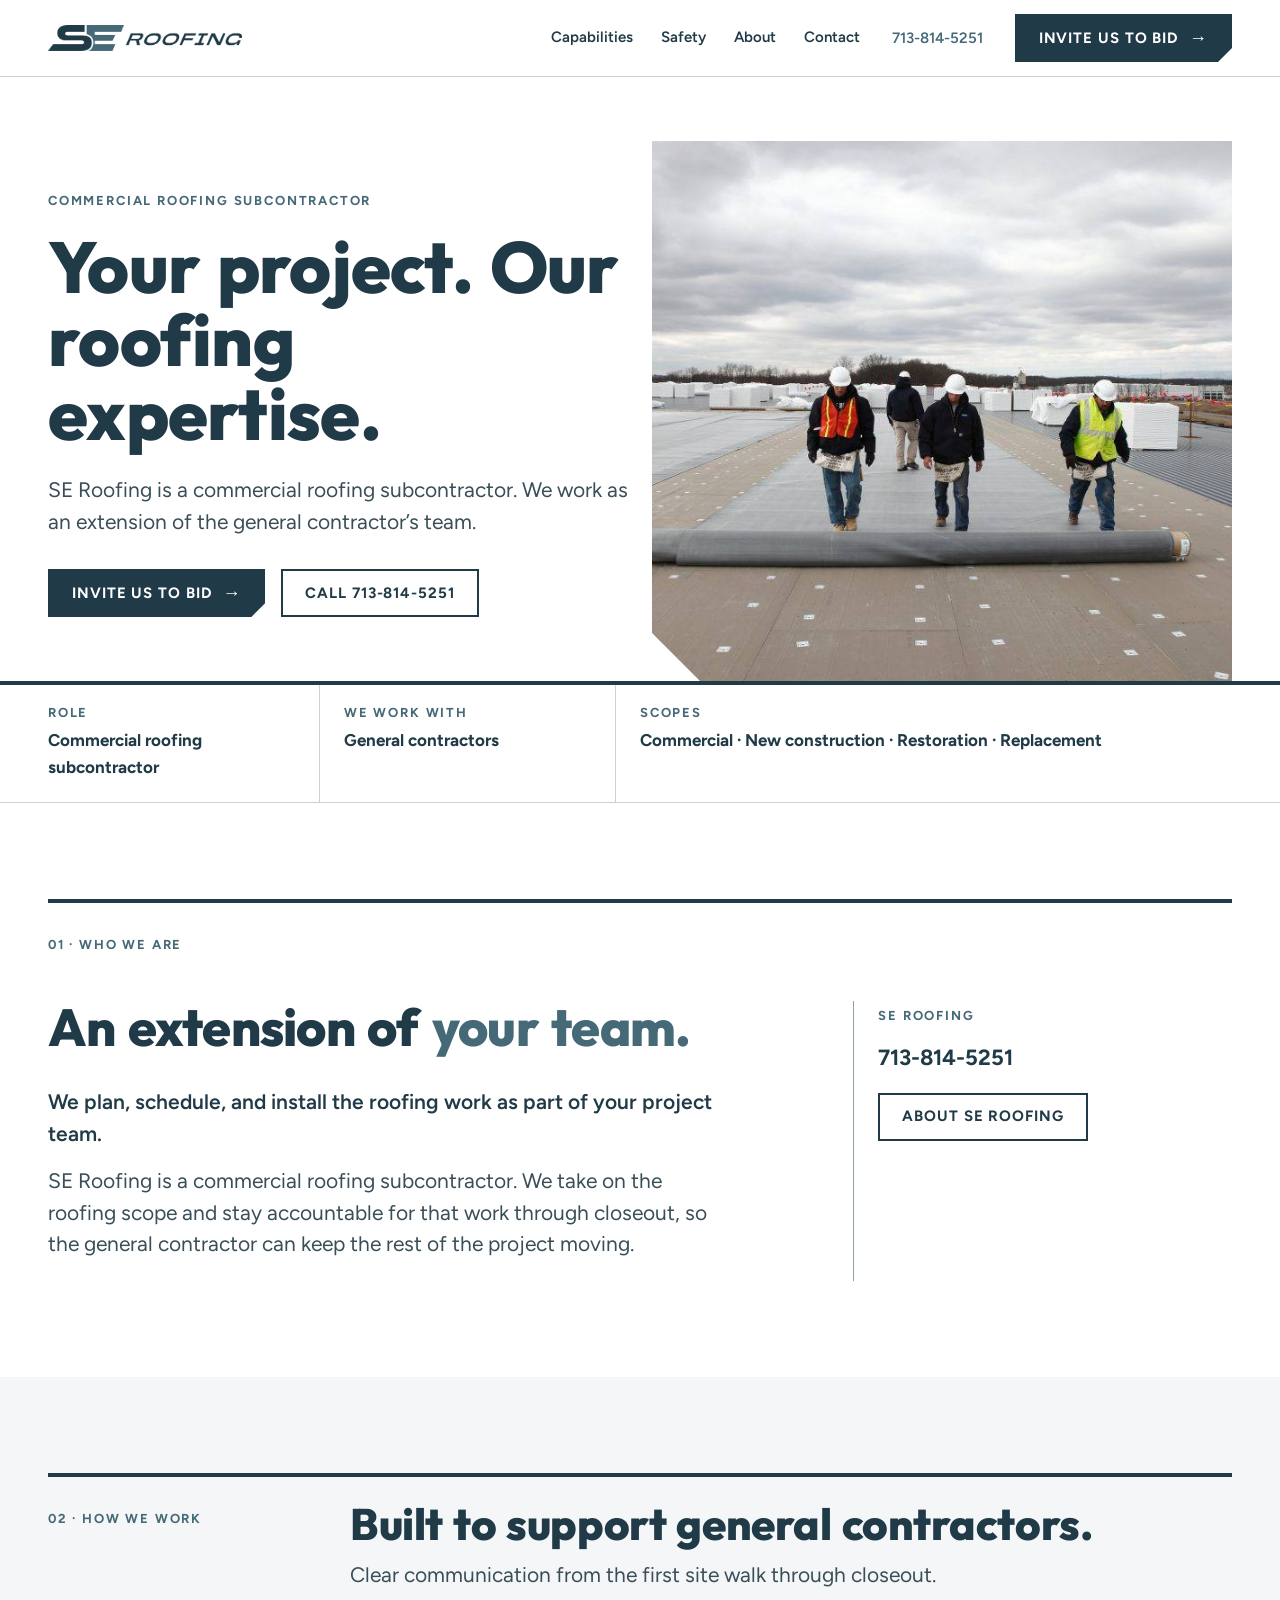
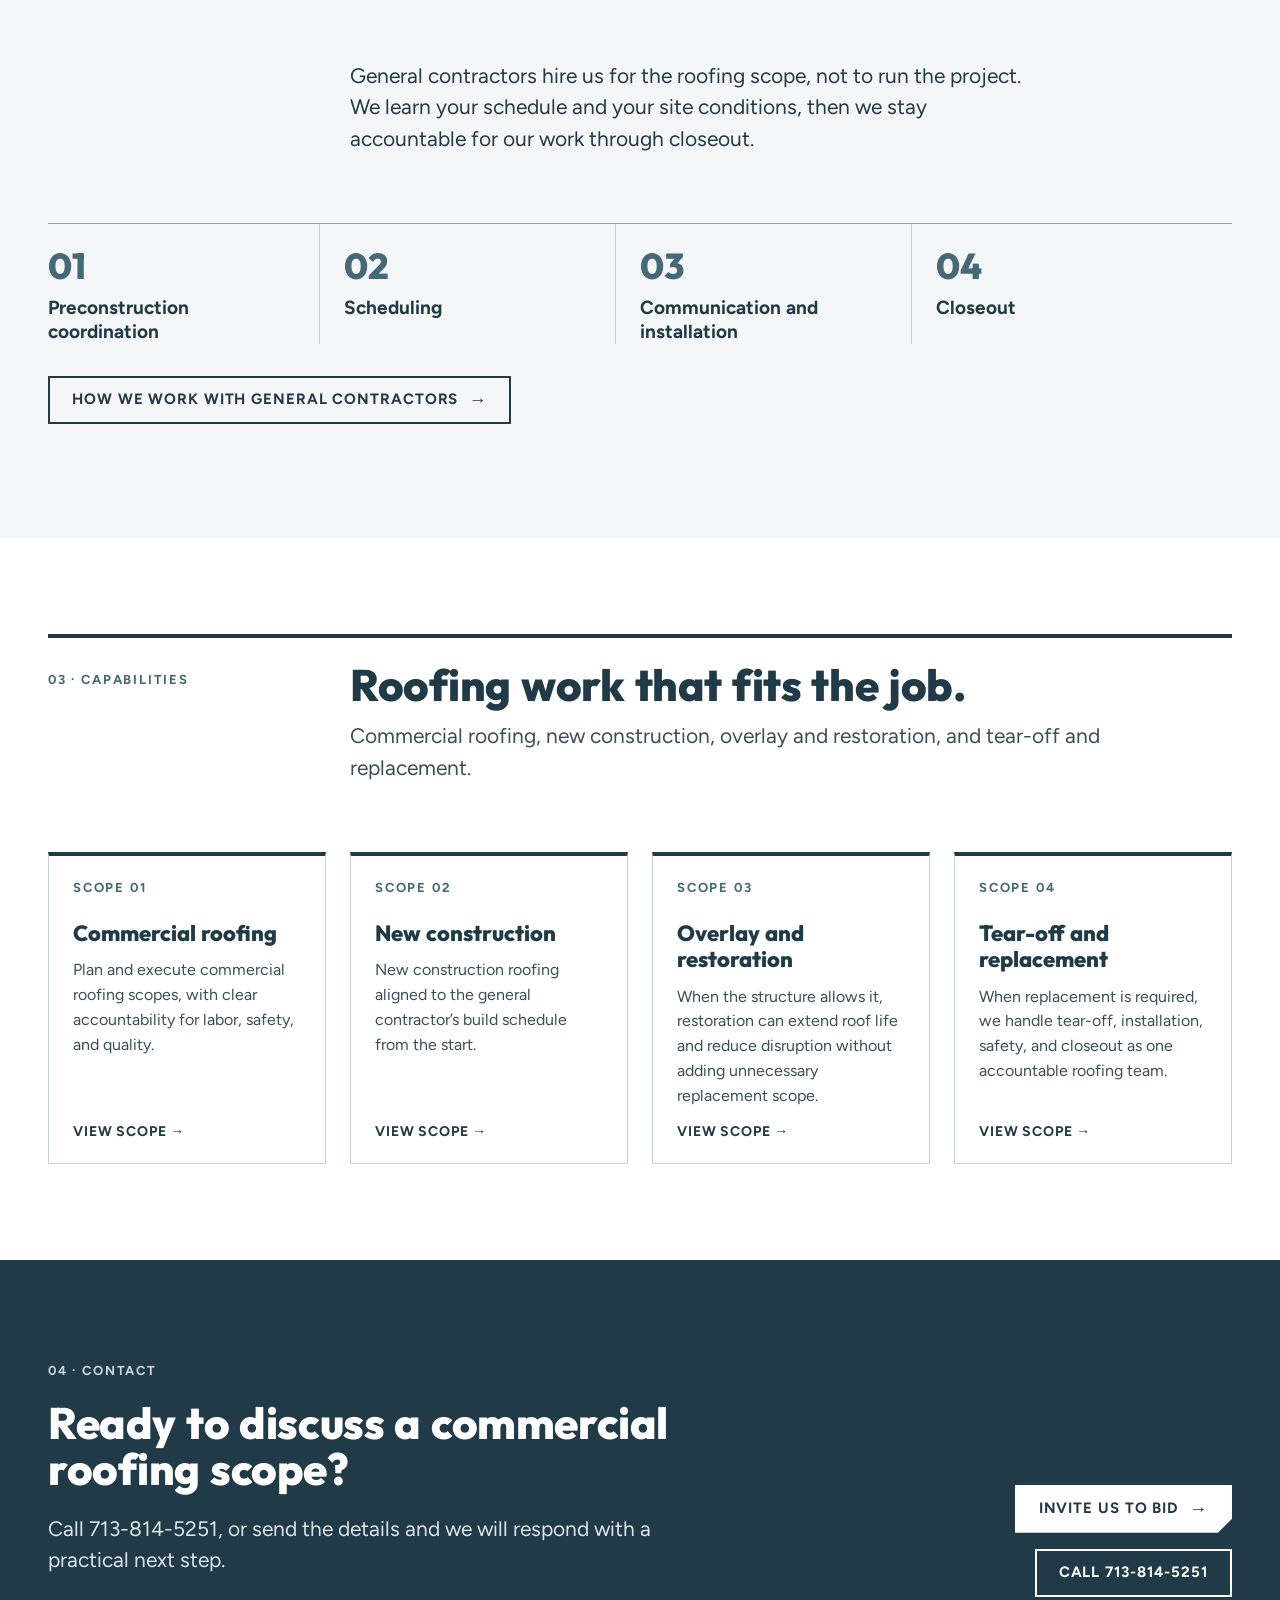
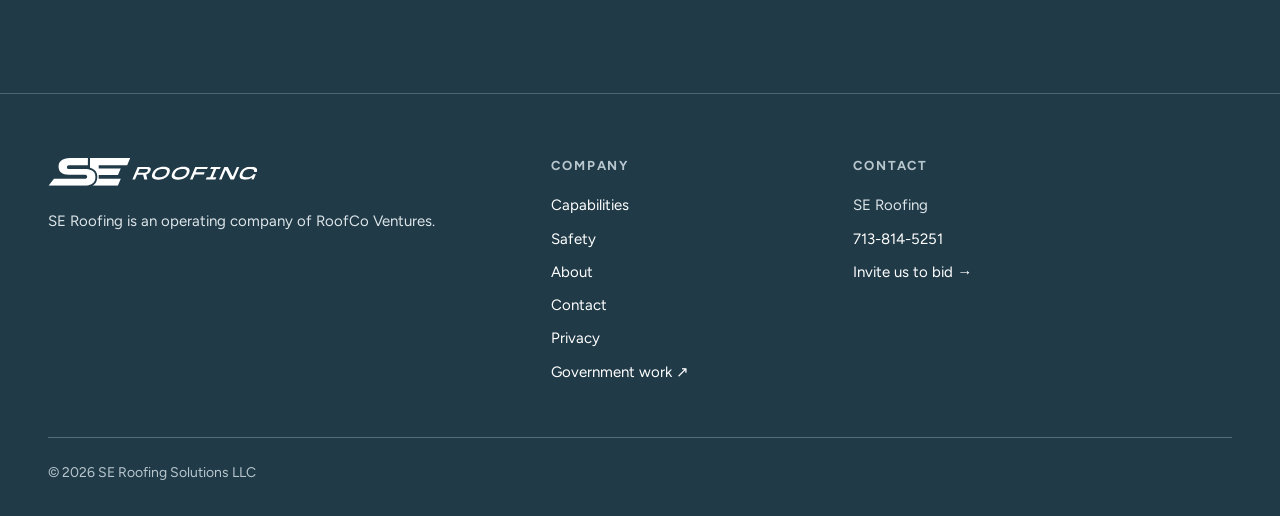
<file: docs/direction/mock-home.html>
<!doctype html><html lang="en"><head><meta charset="utf-8"><meta name="viewport" content="width=device-width,initial-scale=1">
<title>SE Roofing | A commercial roofing subcontractor, and an extension of your team.</title>
<meta name="description" content="SE Roofing is a commercial roofing subcontractor, and an extension of your team. We work with general contractors on roofing scopes. Call 713-814-5251.">
<style>@font-face{
  font-family: 'Figtree';
  font-style: normal;
  font-weight: 400 900;
  font-display: swap;
  src: url([data-uri]) format('woff2');
  unicode-range: U+0000-00FF, U+0131, U+0152-0153, U+02BB-02BC, U+02C6, U+02DA, U+02DC, U+0304, U+0308, U+0329, U+2000-206F, U+20AC, U+2122, U+2191, U+2193, U+2212, U+2215, U+FEFF, U+FFFD;
}
@font-face{
  font-family: 'Outfit';
  font-style: normal;
  font-weight: 800 900;
  font-display: swap;
  src: url([data-uri]) format('woff2');
  unicode-range: U+0000-00FF, U+0131, U+0152-0153, U+02BB-02BC, U+02C6, U+02DA, U+02DC, U+0304, U+0308, U+0329, U+2000-206F, U+20AC, U+2122, U+2191, U+2193, U+2212, U+2215, U+FEFF, U+FFFD;
}/* SE Roofing tokens — PROPOSAL only, 2026-11-24, America/Chicago.
   Extracted from haydenclayne-ctrl/SE-Roofing- (brand/color, typography, logos;
   main @ a5951a3, 2026-07-01) and from related implementations:
   Command seroofing namespace (PR #14 findings), estimate-command globals.css,
   and the live Framer marketing site at seroofingteam.com (canonical tags point
   at roofingse.com). Not owner-approved.
   Prefix: --se-
   Official brand tokens are the first two groups. Product and live-site
   groups record what already ships; they are not approved brand additions.
   Do not mix Roof Co gold/navy, HCC, Cotton Co, Foundation, Blackhorn,
   Founders Ranch, or Rental One values into the official brand set. */

:root {
  /* ── Official brand (logo vectors + brand/color) ─────────────────── */
  --se-navy: #203A47;            /* PANTONE 7546 C. Primary. "S" and ROOFING wordmark. 11.95:1 on white (AAA). */
  --se-slate: #456977;           /* PANTONE 5405 C. SE Slate Blue. "E" bars, accent panels. 5.93:1 on white (AA body — the written guide's "large text only" note is too conservative). 2.01:1 on navy — never navy type on slate. */
  --se-white: #FFFFFF;           /* Page grounds, reverse type */
  --se-mist: #E7E9EA;            /* Light gray section ground from the Capabilities Statement. Approximate; not from a vector swatch. Command seroofing.mist and Estimate Command --color-line use this value. Navy on mist is 9.81:1. */

  /* ── Type (confirmed print system) ───────────────────────────────── */
  /* Proxima Nova + Museo Sans 900. Commercial; no webfont license confirmed;
     no files in the repo. Bio docs use NewScience/Rajdhani instead — not these
     tokens. The live marketing site currently ships Montserrat/Switzer. */
  --se-font-family: "Proxima Nova", "Museo Sans", "Century Gothic", "Avenir Next", sans-serif;
  --se-font-display: "Museo Sans", "Proxima Nova", "Century Gothic", "Avenir Next", sans-serif;

  /* ── Command / Estimating seroofing extras (product, not print brand) */
  --se-steel-light: #7E9BA7;     /* Command-only. 2.94:1 on white — not body text. 4.06:1 on navy — large-text AA only. */

  /* ── Estimate Command extras (SE-only app; conflicts with Command) ─ */
  --se-ec-bg: #F4F7F9;           /* App ground. Close to the live site's #F5F7F9; not Command's #F5F5F7. */
  --se-ec-muted: #6D7D88;        /* 4.25:1 on white — fails AA at 14px. */
  --se-ec-brand-soft: #E9EEF0;
  --se-ec-success: #2F8A5B;      /* 4.28:1 on white — fails AA at 14px. Command good is #2F6F52 (5.97:1). */
  --se-ec-success-soft: #E7F2EB;
  --se-ec-warning: #B07A1E;      /* 3.72:1 on white — large-text only. Command warn is #9C6A1E (4.67:1). */
  --se-ec-warning-soft: #F7EFE0;
  --se-ec-danger: #C0504D;       /* 4.67:1 on white (AA). Command bad is #943B3B (7.12:1). */
  --se-ec-danger-soft: #F7EBEB;
  --se-ec-radius-card: 14px;

  /* ── Live marketing site, observed 2026-11-24 on seroofingteam.com.
        Not official brand colors. Recorded so the drift is explicit. ─ */
  --se-web-ink: #16272F;         /* Header/on-light buttons, body-adjacent ink. Near, not equal to, SE Navy. 15.38:1 on white. */
  --se-web-heading: #1A1A2E;     /* Section titles */
  --se-web-footer: #182B33;      /* Footer field; nearby samples #1D2D35 / #1E343D */
  --se-web-orange: #D4762C;      /* Primary CTA. White type is 3.27:1 — fails AA at the 15px button size. Black type would be 6.43:1. Not Roof Co gold. */
  --se-web-ground: #F5F7F9;      /* Light section ground */
  --se-web-consult: #EBFBFF;     /* "Request a Roofing Consultation" band */
  --se-web-panel: #CADAE4;       /* "Delivered At Scale" light panel */
  --se-web-eyebrow: #CCE6FF;     /* "OVERVIEW:" on dark service cards */
  --se-web-font-ui: "Montserrat", "Inter", sans-serif;
  --se-web-font-stat: "Switzer", "Montserrat", sans-serif;
}
/* SE Roofing — web direction tokens (PROPOSAL, 2026-11-24, America/Chicago). Not approved.
   Load AFTER design-system/tokens.css (which defines --se-navy, --se-slate, --se-white, --se-mist).
   Only neutrals, spacing, type and layout are added here. No new brand colors. */
:root{
  /* Neutrals (support only, never as brand color) */
  --se-paper:#F4F6F7;        /* light section ground. Navy on paper 11.02:1 */
  --se-line:#C9D1D5;         /* hairlines/borders — non-text only */
  --se-line-strong:#8FA1AA;  /* section rules — non-text only (2.68:1) */
  --se-ink-2:#3A4E58;        /* secondary body text. 8.71:1 on white */
  --se-on-navy-2:#C9D6DC;    /* secondary text on navy. 8.04:1 */

  /* Accent — OFF by default (= navy). BRANDING (pending Hayden): .accent-orange flips it. */
  --se-accent:var(--se-navy); --se-accent-ink:var(--se-white);

  /* Fonts — swappable. Interim free Google Fonts until Proxima Nova / Museo Sans 900 are web-licensed.
     To switch: change these two lines only. */
  --se-font-body:"Figtree","Proxima Nova","Avenir Next","Segoe UI",Arial,sans-serif;     /* Proxima Nova stand-in */
  --se-font-display:"Outfit","Museo Sans","Proxima Nova","Avenir Next",Arial,sans-serif; /* Museo Sans 900 stand-in */
  --se-display-weight:800;

  /* Headline case — DECISION (Jeremy, 2026-11-24): sentence case. Author headings in sentence case; never transform.
     Uppercase is reserved for small labels/eyebrows, buttons and spec keys (--se-label-case). */
  --se-heading-case:none;
  --se-label-case:uppercase;

  /* Type scale (desktop / phone ≤720 overrides below) */
  --se-fs-h1:72px;  --se-lh-h1:1.02;
  --se-fs-h2:44px;  --se-lh-h2:1.06;
  --se-fs-h3:22px;  --se-lh-h3:1.2;
  --se-fs-lead:21px;
  --se-fs-body:18px; --se-lh-body:1.55;
  --se-fs-small:15px;
  --se-fs-label:13px; --se-ls-label:.14em;

  /* Spacing (4px base) */
  --s1:4px;--s2:8px;--s3:12px;--s4:16px;--s5:24px;--s6:32px;--s7:48px;--s8:64px;--s9:96px;--s10:128px;

  /* Layout */
  --gutter:24px; --margin:48px; --max:1240px; --header-h:76px;
  --cut:14px;        /* cut-corner on primary buttons (echoes the parallelogram frame) */
  --cut-photo:48px;  /* cut-corner on hero/case-study photos */
}
@media (max-width:1100px){:root{--margin:32px;--se-fs-h1:60px}}
@media (max-width:720px){:root{--margin:20px;--gutter:16px;--header-h:64px;--se-fs-h1:42px;--se-lh-h1:1.04;--se-fs-h2:30px;--se-fs-h3:20px;--se-fs-lead:18px;--se-fs-body:17px;--cut-photo:28px}}
.accent-orange{--se-accent:#D4762C;--se-accent-ink:#111111;} /* BRANDING (pending Hayden). #111 on #D4762C = 5.78:1 */
/* SE Roofing — Direction A "Field Manual" component CSS. PROPOSAL 2026-11-24. Uses only tokens from tokens.css + tokens.web.css. */
.accent-orange{--se-accent:#D4762C;--se-accent-ink:#111111;}
*{box-sizing:border-box}
html{scroll-behavior:smooth}
@media (prefers-reduced-motion:reduce){html{scroll-behavior:auto}*{transition:none!important;animation:none!important}}
body{margin:0;font-family:var(--se-font-body);font-size:var(--se-fs-body);line-height:var(--se-lh-body);color:var(--se-navy);background:var(--se-white);-webkit-font-smoothing:antialiased}
img{max-width:100%;display:block}
a{color:inherit}
.wrap{max-width:calc(var(--max) + 2*var(--margin));margin:0 auto;padding:0 var(--margin)}
.grid{display:grid;grid-template-columns:repeat(12,1fr);gap:var(--gutter)}
.skip{position:absolute;left:-999px;top:8px;background:var(--se-navy);color:#fff;padding:8px 12px;z-index:99}
.skip:focus{left:8px}
:focus-visible{outline:3px solid var(--se-slate);outline-offset:3px}
.on-navy :focus-visible{outline-color:#fff}

/* Type */
.label{font:700 var(--se-fs-label)/1.2 var(--se-font-body);letter-spacing:var(--se-ls-label);text-transform:var(--se-label-case);color:var(--se-slate)}
.on-navy .label{color:var(--se-on-navy-2)}
h1,h2,h3,.display{font-family:var(--se-font-display);font-weight:var(--se-display-weight);text-transform:var(--se-heading-case);letter-spacing:-.01em;word-spacing:.06em;margin:0;color:var(--se-navy)}
h1{font-size:var(--se-fs-h1);line-height:var(--se-lh-h1)}
h2{font-size:var(--se-fs-h2);line-height:var(--se-lh-h2)}
h3{font-size:var(--se-fs-h3);line-height:var(--se-lh-h3);letter-spacing:0}
.lead{font-size:var(--se-fs-lead);line-height:1.5;color:var(--se-ink-2);max-width:36em}
.on-navy,.on-navy h1,.on-navy h2,.on-navy h3{color:#fff}
.on-navy .lead{color:#DDE5E9}
p{margin:0 0 1em}
.muted{color:var(--se-slate)}

/* Rules — the Field Manual signature */
.rule{height:4px;background:var(--se-navy);border:0;margin:0}
.rule-slate{height:1px;background:var(--se-line-strong);border:0;margin:0}
.sec-head{display:grid;grid-template-columns:repeat(12,1fr);gap:var(--gutter);padding-top:var(--s5);border-top:4px solid var(--se-navy);margin-bottom:var(--s7)}
.sec-head .label{grid-column:span 3;padding-top:10px}
.sec-head .t{grid-column:span 9}
.sec-num{font:700 13px/1 var(--se-font-body);letter-spacing:.14em;color:var(--se-slate)}

/* Buttons */
.btn{display:inline-flex;align-items:center;gap:10px;min-height:48px;padding:0 22px;font:700 15px/1 var(--se-font-body);letter-spacing:.06em;text-transform:uppercase;text-decoration:none;border:2px solid transparent;cursor:pointer;
  clip-path:polygon(0 0,100% 0,100% calc(100% - var(--cut)),calc(100% - var(--cut)) 100%,0 100%)}
.btn-primary{background:var(--se-accent);color:var(--se-accent-ink)}
.btn-primary:hover{background:#18303B}
.accent-orange .btn-primary:hover{background:#BF6522}
.btn-ghost{background:transparent;color:var(--se-navy);border-color:var(--se-navy);clip-path:none}
.on-navy .btn-primary{background:#fff;color:var(--se-navy)}
.accent-orange .on-navy .btn-primary{background:var(--se-accent);color:var(--se-accent-ink)}
.on-navy .btn-ghost{color:#fff;border-color:#fff}
.btn .arr{font-size:18px;line-height:1}

/* Header */
.hdr{position:sticky;top:0;z-index:50;background:#fff;border-bottom:1px solid var(--se-line)}
.hdr .wrap{display:flex;align-items:center;gap:var(--s6);height:var(--header-h)}
.hdr .logo img{height:26px;width:auto}
.hdr nav.primary{display:flex;gap:28px;margin-left:auto}
.hdr nav a{font:600 15px/1 var(--se-font-body);text-decoration:none;color:var(--se-navy);padding:8px 0;border-bottom:2px solid transparent}
.hdr nav a:hover,.hdr nav a[aria-current]{border-bottom-color:var(--se-slate)}
.hdr .phone{font:600 15px/1 var(--se-font-body);color:var(--se-slate);text-decoration:none;white-space:nowrap}
.menu-btn{display:none;background:none;border:0;padding:0;height:44px;width:44px;color:var(--se-navy);cursor:pointer;align-items:center;justify-content:center}
.menu-btn .i-close{display:none}.menu-open .menu-btn .i-open{display:none}.menu-open .menu-btn .i-close{display:block}

/* Slot labels (mock only — never ship visible) */
.slot{display:inline-block;font:600 12px/1.3 var(--se-font-body);letter-spacing:.06em;text-transform:uppercase;color:var(--se-slate);background:repeating-linear-gradient(135deg,#F1F4F5 0 8px,#E7ECEE 8px 16px);border:1px dashed var(--se-line-strong);padding:3px 8px}
.on-navy .slot{color:#DDE5E9;background:rgba(255,255,255,.06);border-color:rgba(255,255,255,.4)}
.imgslot{position:relative}
.imgslot .imgcap{position:absolute;left:12px;bottom:12px;font:600 11px/1.3 var(--se-font-body);letter-spacing:.06em;text-transform:uppercase;background:rgba(255,255,255,.92);color:var(--se-navy);padding:4px 8px}

/* Hero (A) */
.hero{padding:var(--s8) 0 0}
.hero .grid{align-items:end}
.hero-copy{grid-column:1 / span 6;padding-bottom:var(--s8)}
.hero-copy h1{margin:var(--s4) 0 var(--s5)}
.hero-copy .lead{margin-bottom:var(--s6)}
.hero-ctas{display:flex;gap:var(--s4);flex-wrap:wrap}
.hero-img{grid-column:7 / span 6;align-self:stretch;min-height:540px;clip-path:polygon(0 0,100% 0,100% 100%,var(--cut-photo) 100%,0 calc(100% - var(--cut-photo)))}
.hero-img img{width:100%;height:100%;object-fit:cover}
.specbar{border-top:4px solid var(--se-navy);border-bottom:1px solid var(--se-line);background:#fff}
.specbar .wrap{display:grid;grid-template-columns:1fr 1fr 2fr}
.spec{padding:20px 24px 20px 0;border-right:1px solid var(--se-line);margin-right:24px}
.spec:last-child{border-right:0}
.spec .k{display:block;margin-bottom:6px}
.spec .v{font:700 17px/1.3 var(--se-font-body)}

/* Sections */
section.blk{padding:var(--s9) 0}
.bg-mist{background:var(--se-paper)}
.bg-navy{background:var(--se-navy)}
.pos .grid > .big{grid-column:1 / span 7}
.pos .grid > .side{grid-column:9 / span 4;border-left:1px solid var(--se-line-strong);padding-left:var(--s5)}
.pos .quote{font-family:var(--se-font-display);font-weight:800;letter-spacing:-.015em;font-size:52px;line-height:1.02;margin:0 0 var(--s6)}
.pos .quote em{font-style:normal;color:var(--se-slate)}

/* Process */
.steps{display:grid;grid-template-columns:repeat(4,1fr);gap:0;border-top:1px solid var(--se-line-strong)}
.step{padding:var(--s5) var(--s5) 0 0;border-right:1px solid var(--se-line);margin-right:var(--s5)}
.step:last-child{border-right:0}
.step .n{font:800 40px/1 var(--se-font-display);color:var(--se-slate);display:block;margin-bottom:var(--s4)}
.step h3{margin-bottom:var(--s3)}
.step p{font-size:16px;color:var(--se-ink-2)}

/* Capability tiles */
.caps{display:grid;grid-template-columns:repeat(4,1fr);gap:var(--gutter)}
.cap{background:#fff;border:1px solid var(--se-line);border-top:4px solid var(--se-navy);padding:var(--s5);display:flex;flex-direction:column;min-height:300px;text-decoration:none}
.cap:hover{border-color:var(--se-slate);border-top-color:var(--se-slate)}
.cap .label{margin-bottom:var(--s5)}
.cap h3{margin-bottom:var(--s3)}
.cap p{font-size:16px;color:var(--se-ink-2);flex:1}
.cap .more{font:700 14px/1 var(--se-font-body);letter-spacing:.06em;text-transform:uppercase}
.systems{margin-top:var(--s7);display:flex;align-items:center;gap:var(--s5);flex-wrap:wrap;border-top:1px solid var(--se-line-strong);padding-top:var(--s5)}
.chip{font:700 14px/1 var(--se-font-body);letter-spacing:.08em;text-transform:uppercase;padding:10px 14px;border:1px solid var(--se-navy)}

/* Project cards */
.projs{display:grid;grid-template-columns:repeat(3,1fr);gap:var(--gutter)}
.pcard{text-decoration:none;display:block;background:#fff;border:1px solid var(--se-line)}
.pcard .ph{aspect-ratio:4/3;overflow:hidden}
.pcard .ph img{width:100%;height:100%;object-fit:cover;transition:transform .3s ease}
.pcard:hover .ph img{transform:scale(1.02)}
.pcard .body{padding:var(--s5)}
.pcard h3{margin:var(--s3) 0 var(--s4)}
.pcard dl{display:grid;grid-template-columns:auto 1fr;gap:6px 16px;margin:0;font-size:15px;border-top:1px solid var(--se-line);padding-top:var(--s4)}
.pcard dt{font-weight:700;color:var(--se-slate);text-transform:uppercase;font-size:12px;letter-spacing:.1em;padding-top:2px}
.pcard dd{margin:0}

/* Stat block */
.stats{display:grid;grid-template-columns:repeat(4,1fr);border-top:4px solid #fff}
.stat{padding:var(--s5) var(--s5) 0 0}
.stat .fig{font:800 56px/1 var(--se-font-display);display:block;margin-bottom:var(--s3)}
.stat .fig .slot{font-size:13px;vertical-align:middle}
.stat .src{font-size:13px;color:#C9D6DC;margin-top:6px}

/* Safety + Gov split */
.split{display:grid;grid-template-columns:1fr 1fr;gap:var(--gutter)}
.panel{padding:var(--s7);border:1px solid var(--se-line);background:#fff}
.panel.dark{background:var(--se-slate);border-color:var(--se-slate)}
.panel h2{font-size:36px;margin:var(--s3) 0 var(--s4)}
.idrow{display:grid;grid-template-columns:repeat(3,1fr);gap:var(--s4);margin:var(--s5) 0;border-top:1px solid rgba(255,255,255,.5);padding-top:var(--s4)}
.idrow .label{color:#fff}

/* Manufacturer row */
.mfr{display:flex;gap:var(--s7);align-items:center;flex-wrap:wrap;padding:var(--s6) 0;border-top:1px solid var(--se-line);border-bottom:1px solid var(--se-line)}
.mfr .name{display:none;font:800 22px/1 var(--se-font-display);text-transform:uppercase;color:var(--se-slate);letter-spacing:.04em}

/* Form */
.bid .grid > .intro{grid-column:1 / span 4}
.bid .grid > form{grid-column:6 / span 7}
.form{display:grid;grid-template-columns:1fr 1fr;gap:var(--s5) var(--gutter)}
.form .full{grid-column:1 / -1}
.field label{display:block;font:700 13px/1.2 var(--se-font-body);letter-spacing:.1em;text-transform:uppercase;margin-bottom:8px;color:#fff}
.field .req{color:#C9D6DC;font-weight:600;letter-spacing:0;text-transform:none}
.field input,.field select,.field textarea{width:100%;min-height:48px;padding:12px 14px;font:400 17px/1.3 var(--se-font-body);color:var(--se-navy);background:#fff;border:2px solid #fff;border-radius:0}
.field textarea{min-height:120px;resize:vertical}
.field input:focus,.field select:focus,.field textarea:focus{outline:3px solid #fff;outline-offset:2px;border-color:var(--se-slate)}
.field .hint{font-size:14px;color:#C9D6DC;margin-top:6px}
.checks{display:flex;flex-wrap:wrap;gap:10px}
.checks label{display:inline-flex;align-items:center;gap:8px;min-height:44px;padding:0 14px;border:1px solid rgba(255,255,255,.55);color:#fff;font:600 15px var(--se-font-body);letter-spacing:0;text-transform:none;margin:0}
.checks input{width:18px;height:18px;min-height:0}

/* Footer */
.ftr{background:var(--se-navy);border-top:1px solid rgba(255,255,255,.22);color:#DDE5E9;padding:var(--s8) 0 var(--s6);font-size:15px}
.ftr .grid > div{grid-column:span 3}
.ftr .grid > .brand{grid-column:span 5}
.ftr img{height:28px;width:auto;margin-bottom:var(--s5)}
.ftr a{text-decoration:none;color:#fff;display:block;padding:5px 0}
.ftr .label{color:#B8C7CE;margin-bottom:var(--s4);display:block}
.ftr .legal{margin-top:var(--s7);border-top:1px solid rgba(255,255,255,.25);padding-top:var(--s5);display:flex;justify-content:space-between;color:#B8C7CE;font-size:14px}

/* Case study */
.crumbs{font-size:14px;padding:var(--s5) 0;color:var(--se-slate)}
.crumbs a{color:var(--se-slate)}
.cs-head .grid{align-items:end}
.cs-head h1{grid-column:1 / span 8;font-size:64px;margin-top:var(--s4)}
.cs-head .role{grid-column:9 / span 4;font-size:17px;border-left:4px solid var(--se-navy);padding-left:var(--s4)}
.cs-hero{margin-top:var(--s7);aspect-ratio:21/9;overflow:hidden;clip-path:polygon(0 0,100% 0,100% calc(100% - 48px),calc(100% - 48px) 100%,0 100%)}
.cs-hero img{width:100%;height:100%;object-fit:cover}
.sheet{display:grid;grid-template-columns:repeat(4,1fr);border-top:4px solid var(--se-navy);margin-top:var(--s7)}
.sheet > div{padding:var(--s4) var(--s4) var(--s4) 0;border-bottom:1px solid var(--se-line)}
.sheet .k{display:block;margin-bottom:6px}
.sheet .v{font:700 17px/1.35 var(--se-font-body)}
.cs-body .grid > aside{grid-column:1 / span 3}
.cs-body .grid > article{grid-column:5 / span 8}
.cs-body article h2{font-size:30px;margin:var(--s7) 0 var(--s4)}
.cs-body article h2:first-child{margin-top:0}
.cs-body article p{max-width:38em}
.toc a{display:block;padding:10px 0;border-bottom:1px solid var(--se-line);text-decoration:none;font-weight:600;font-size:15px}
.gallery{display:grid;grid-template-columns:2fr 1fr;grid-template-rows:auto auto;gap:var(--gutter);margin-top:var(--s7)}
.gallery .a{grid-row:span 2}
.gallery img{width:100%;height:100%;object-fit:cover}
.gallery figure{margin:0}
.gallery figcaption{font-size:14px;color:var(--se-slate);padding-top:8px}
.pull{border-left:4px solid var(--se-slate);padding:var(--s3) 0 var(--s3) var(--s5);margin:var(--s7) 0}
.pull blockquote{margin:0 0 var(--s3);font:800 28px/1.2 var(--se-font-display)}
.next{display:flex;justify-content:space-between;align-items:center;border-top:4px solid var(--se-navy);padding-top:var(--s5)}

/* Mock annotation banner */
.mocknote{background:#FFF7D6;color:#3a3000;font:600 13px/1.4 var(--se-font-body);padding:8px var(--margin);border-bottom:1px solid #E5D48A}
.brandtag{position:fixed;right:16px;bottom:16px;z-index:60;background:#111;color:#fff;font:700 12px/1.3 var(--se-font-body);letter-spacing:.08em;text-transform:uppercase;padding:10px 12px;display:none}
.accent-orange .brandtag{display:block}

/* ── Tablet ≤1024 ─────────────────────────── */
@media (max-width:1100px){
  .hdr nav.primary{display:none} .menu-btn{display:inline-flex;align-items:center;justify-content:center;margin-left:auto}
  .hdr .phone{display:none}
  .caps{grid-template-columns:repeat(2,1fr)}
}
/* ── Phone ≤720 ───────────────────────────── */
@media (max-width:720px){
  .grid{grid-template-columns:repeat(4,1fr)}
  .grid > *{grid-column:1 / -1 !important}
  .hdr .wrap{gap:12px}
  .hdr .logo img{height:20px}
  .hdr .btn{min-height:44px;padding:0 14px;font-size:13px}
  .hdr .btn .long{display:none}
  .hero{padding-top:var(--s6)}
  .hero-copy{padding-bottom:var(--s6)}
  .hero-img{min-height:0;aspect-ratio:4/3;clip-path:polygon(0 0,100% 0,100% 100%,28px 100%,0 calc(100% - 28px))}
  .hero-ctas .btn{width:100%;justify-content:space-between}
  .specbar .wrap{grid-template-columns:1fr 1fr}
  .spec{padding:14px 12px 14px 0;margin-right:12px;border-bottom:1px solid var(--se-line)}
  .spec:nth-child(2){border-right:0}
  .spec:nth-child(3){grid-column:1 / -1;border-right:0;border-bottom:0}
  section.blk{padding:var(--s8) 0}
  .sec-head{margin-bottom:var(--s6);grid-template-columns:1fr;gap:12px}
  .sec-head .label,.sec-head .t{grid-column:1 / -1;padding-top:0}
  .pos .quote{font-size:34px}
  .pos .grid > .side{border-left:0;padding-left:0;border-top:1px solid var(--se-line-strong);padding-top:var(--s5)}
  .steps,.caps,.projs,.stats,.split,.form,.idrow{grid-template-columns:1fr}
  .step{border-right:0;margin-right:0;border-bottom:1px solid var(--se-line);padding-bottom:var(--s4)}
  .cap{min-height:0}
  .stat{border-bottom:1px solid rgba(255,255,255,.25);padding-bottom:var(--s4)}
  .panel{padding:var(--s5)}
  .mfr{gap:var(--s5)}
  .ftr .legal{flex-direction:column;gap:8px}
  .cs-head h1{font-size:38px}
  .cs-head .role{margin-top:var(--s4)}
  .cs-hero{aspect-ratio:4/3}
  .sheet{grid-template-columns:1fr 1fr}
  .gallery{grid-template-columns:1fr}
  .gallery .a{grid-row:auto}
  .toc{display:none}
  .next{flex-direction:column;align-items:flex-start;gap:var(--s4)}
}
.sr{position:absolute;width:1px;height:1px;overflow:hidden;clip:rect(0 0 0 0);white-space:nowrap}
.hero-img .imgcap{left:auto;right:12px}

/* Mobile menu */
.hdr .mnav{display:none}
@media (max-width:1100px){
  .menu-open .hdr .mnav{display:block;position:absolute;left:0;right:0;top:var(--header-h);background:var(--se-white);border-bottom:4px solid var(--se-navy);padding:var(--s2) var(--margin) var(--s5)}
  .hdr .mnav a{display:flex;padding:0;border-bottom-width:1px;align-items:center;min-height:48px;border-bottom:1px solid var(--se-line);text-decoration:none;font:600 18px var(--se-font-body);color:var(--se-navy)}
  .hdr .mnav .mphone{border-bottom:0;color:var(--se-slate);margin-top:var(--s2)}
}
/* Stage bar (home.how-we-work teaser) */
.stagebar{list-style:none;margin:var(--s7) 0 0;padding:0;display:grid;grid-template-columns:repeat(4,1fr);border-top:1px solid var(--se-line-strong)}
.stagebar li{padding:var(--s5) var(--s5) 0 0;font:700 19px/1.25 var(--se-font-body);border-right:1px solid var(--se-line);margin-right:var(--s5)}
.stagebar li:last-child{border-right:0}
.stagebar .n{display:block;font:800 36px/1 var(--se-font-display);color:var(--se-slate);margin-bottom:var(--s3)}
h2.quote{font-size:52px;line-height:1.04;margin:0 0 var(--s6)}
@media (max-width:720px){.stagebar{grid-template-columns:1fr 1fr;row-gap:var(--s5)}.stagebar li{border-right:0;margin-right:0}
 h2.quote{font-size:34px} #cta .hero-ctas{justify-content:stretch!important}}
.phslot{width:100%;height:100%;min-height:220px;display:flex;align-items:center;justify-content:center;font:600 13px var(--se-font-body);letter-spacing:.08em;text-transform:uppercase;color:var(--se-slate);background:repeating-linear-gradient(135deg,#EEF1F3 0 10px,#E4E9EC 10px 20px)}
.hdr .btn{white-space:nowrap}
@media (max-width:720px){.hdr .btn .arr{display:none}}

/* Header CTA placement: header on desktop/tablet, inside the menu on phone */
.hdr .mnav .mcta{display:none}
@media (max-width:1100px){.hdr .menu-btn{margin-left:0}.hdr .hdr-cta{margin-left:auto}}
@media (max-width:720px){
  .hdr .hdr-cta{display:none}
  .hdr .menu-btn{margin-left:auto;margin-right:-10px}
  .hdr .mnav .mcta{display:flex;justify-content:space-between;width:100%;padding:0 22px;margin-top:var(--s5);border-bottom:0;font:700 15px/1 var(--se-font-body);color:var(--se-accent-ink)}
}
/* Bid details fieldset on the contact form */
.bidset{border:0;border-top:1px solid rgba(255,255,255,.35);padding:var(--s5) 0 0;margin:var(--s3) 0 0}
.bidset > legend{color:#fff;padding:0 0 var(--s4)}
</style></head>
<body>
<a class="skip" href="#main">Skip to content</a>
<header class="hdr">
  <div class="wrap">
    <a class="logo" href="/" aria-label="SE Roofing home"><img src="[data-uri]" alt="SE Roofing"></a>
    <nav class="primary" aria-label="Primary">
      <a href="/capabilities">Capabilities</a><a href="/safety">Safety</a><a href="/about">About</a><a href="/contact">Contact</a>
    </nav>
    <a class="phone" href="tel:+17138145251">713-814-5251</a>
    <a class="btn btn-primary hdr-cta" href="/contact">Invite us to bid <span class="arr" aria-hidden="true">→</span></a>
    <button class="menu-btn" type="button" aria-controls="mnav" aria-expanded="false" aria-label="Open menu" onclick="var o=document.body.classList.toggle('menu-open');this.setAttribute('aria-expanded',o);this.setAttribute('aria-label',o?'Close menu':'Open menu')">
      <svg class="i-open" width="24" height="24" viewBox="0 0 24 24" aria-hidden="true" focusable="false"><path d="M3 6h18M3 12h18M3 18h18" stroke="currentColor" stroke-width="2.25" stroke-linecap="square"/></svg>
      <svg class="i-close" width="24" height="24" viewBox="0 0 24 24" aria-hidden="true" focusable="false"><path d="M5 5l14 14M19 5L5 19" stroke="currentColor" stroke-width="2.25" stroke-linecap="square"/></svg>
    </button>
  </div>
  <nav id="mnav" class="mnav" aria-label="Mobile">
    <a href="/">Home</a><a href="/capabilities">Capabilities</a><a href="/capabilities#how-we-work">How we work</a><a href="/safety">Safety</a><a href="/about">About</a><a href="/contact">Contact</a>
    <a class="btn btn-primary mcta" href="/contact">Invite us to bid <span class="arr" aria-hidden="true">→</span></a>
    <a class="mphone" href="tel:+17138145251">Call 713-814-5251</a>
  </nav>
</header>

<main id="main">
  <!-- home.hero -->
  <section class="hero" id="hero" aria-labelledby="h1">
    <div class="wrap"><div class="grid">
      <div class="hero-copy">
        <span class="label">Commercial roofing subcontractor</span>
        <h1 id="h1">Your project. Our roofing expertise.</h1>
        <p class="lead">SE Roofing is a commercial roofing subcontractor. We work as an extension of the general contractor’s team.</p>
        <div class="hero-ctas">
          <a class="btn btn-primary" href="/contact">Invite us to bid <span class="arr" aria-hidden="true">→</span></a>
          <a class="btn btn-ghost" href="tel:+17138145251">Call 713-814-5251</a>
        </div>
      </div>
      <div class="hero-img"><img src="[data-uri]" alt="Roofing crew walking a membrane roof with a roll of material"></div>
    </div></div>
  </section>
  <div class="specbar" aria-label="At a glance"><div class="wrap">
    <div class="spec"><span class="label k">Role</span><span class="v">Commercial roofing subcontractor</span></div>
    <div class="spec"><span class="label k">We work with</span><span class="v">General contractors</span></div>
    <div class="spec"><span class="label k">Scopes</span><span class="v">Commercial · New construction · Restoration · Replacement</span></div>
  </div></div>

  <!-- home.who-we-are -->
  <section class="blk pos" id="who-we-are" aria-labelledby="pos-h">
    <div class="wrap">
      <div class="sec-head"><span class="label">01 · Who we are</span><div class="t"></div></div>
      <div class="grid">
        <div class="big">
          <h2 id="pos-h" class="quote">An extension of <em>your team.</em></h2>
          <p class="lead" style="margin-bottom:16px;color:var(--se-navy);font-weight:600">We plan, schedule, and install the roofing work as part of your project team.</p>
          <p class="lead">SE Roofing is a commercial roofing subcontractor. We take on the roofing scope and stay accountable for that work through closeout, so the general contractor can keep the rest of the project moving.</p>
        </div>
        <div class="side">
          <span class="label">SE Roofing</span>
          <p style="margin-top:12px"><a href="tel:+17138145251" style="font-weight:700;text-decoration:none;font-size:22px">713-814-5251</a></p>
          <a class="btn btn-ghost" href="/about">About SE Roofing</a>
        </div>
      </div>
    </div>
  </section>

  <!-- home.how-we-work -->
  <section class="blk bg-mist" id="how-we-work" aria-labelledby="proc-h">
    <div class="wrap">
      <div class="sec-head"><span class="label">02 · How we work</span><div class="t"><h2 id="proc-h">Built to support general contractors.</h2><p class="lead" style="margin-top:12px">Clear communication from the first site walk through closeout.</p></div></div>
      <div class="grid">
        <p class="lead" style="grid-column:4 / span 7;color:var(--se-navy)">General contractors hire us for the roofing scope, not to run the project. We learn your schedule and your site conditions, then we stay accountable for our work through closeout.</p>
      </div>
      <ol class="stagebar" aria-label="Stages">
        <li><span class="n">01</span>Preconstruction coordination</li><li><span class="n">02</span>Scheduling</li><li><span class="n">03</span>Communication and installation</li><li><span class="n">04</span>Closeout</li>
      </ol>
      <p style="margin-top:32px"><a class="btn btn-ghost" href="/capabilities#how-we-work">How we work with general contractors <span class="arr" aria-hidden="true">→</span></a></p>
    </div>
  </section>

  <!-- home.capabilities -->
  <section class="blk" id="capabilities" aria-labelledby="cap-h">
    <div class="wrap">
      <div class="sec-head"><span class="label">03 · Capabilities</span><div class="t"><h2 id="cap-h">Roofing work that fits the job.</h2><p class="lead" style="margin-top:12px">Commercial roofing, new construction, overlay and restoration, and tear-off and replacement.</p></div></div>
      <div class="caps">
        <a class="cap" href="/capabilities#commercial-roofing"><span class="label">Scope 01</span><h3>Commercial roofing</h3><p>Plan and execute commercial roofing scopes, with clear accountability for labor, safety, and quality.</p><span class="more">View scope →</span></a>
        <a class="cap" href="/capabilities#new-construction"><span class="label">Scope 02</span><h3>New construction</h3><p>New construction roofing aligned to the general contractor’s build schedule from the start.</p><span class="more">View scope →</span></a>
        <a class="cap" href="/capabilities#overlay-restoration"><span class="label">Scope 03</span><h3>Overlay and restoration</h3><p>When the structure allows it, restoration can extend roof life and reduce disruption without adding unnecessary replacement scope.</p><span class="more">View scope →</span></a>
        <a class="cap" href="/capabilities#tear-off-replacement"><span class="label">Scope 04</span><h3>Tear-off and replacement</h3><p>When replacement is required, we handle tear-off, installation, safety, and closeout as one accountable roofing team.</p><span class="more">View scope →</span></a>
      </div>
    </div>
  </section>

  <!-- home.cta -->
  <section class="blk bg-navy on-navy" id="cta" aria-labelledby="cta-h">
    <div class="wrap"><div class="grid" style="align-items:end">
      <div style="grid-column:1 / span 7">
        <span class="label">04 · Contact</span>
        <h2 id="cta-h" style="margin:16px 0 20px">Ready to discuss a commercial roofing scope?</h2>
        <p class="lead">Call 713-814-5251, or send the details and we will respond with a practical next step.</p>
      </div>
      <div class="hero-ctas" style="grid-column:9 / span 4;justify-content:flex-end">
        <a class="btn btn-primary" href="/contact">Invite us to bid <span class="arr" aria-hidden="true">→</span></a>
        <a class="btn btn-ghost" href="tel:+17138145251">Call 713-814-5251</a>
      </div>
    </div></div>
  </section>
</main>
<footer class="ftr on-navy">
  <div class="wrap">
    <div class="grid">
      <div class="brand">
        <img src="[data-uri]" alt="SE Roofing">
        <p style="max-width:26em">SE Roofing is an operating company of RoofCo Ventures.</p>
      </div>
      <div>
        <span class="label">Company</span>
        <a href="/capabilities">Capabilities</a><a href="/safety">Safety</a><a href="/about">About</a><a href="/contact">Contact</a><a href="/privacy">Privacy</a>
        <a href="https://seroofinggov.com" data-config="governmentUrl" rel="noopener">Government work ↗</a>
      </div>
      <div>
        <span class="label">Contact</span>
        <span style="display:block;padding:5px 0">SE Roofing</span>
        <a href="tel:+17138145251">713-814-5251</a>
        <a href="/contact">Invite us to bid →</a>
      </div>
    </div>
    <div class="legal"><span>© 2026 SE Roofing Solutions LLC</span></div>
  </div>
</footer>
<div class="brandtag" aria-hidden="true">BRANDING (pending Hayden): optional orange accent #D4762C, #111 label 5.78:1</div>

</body></html>
</file>
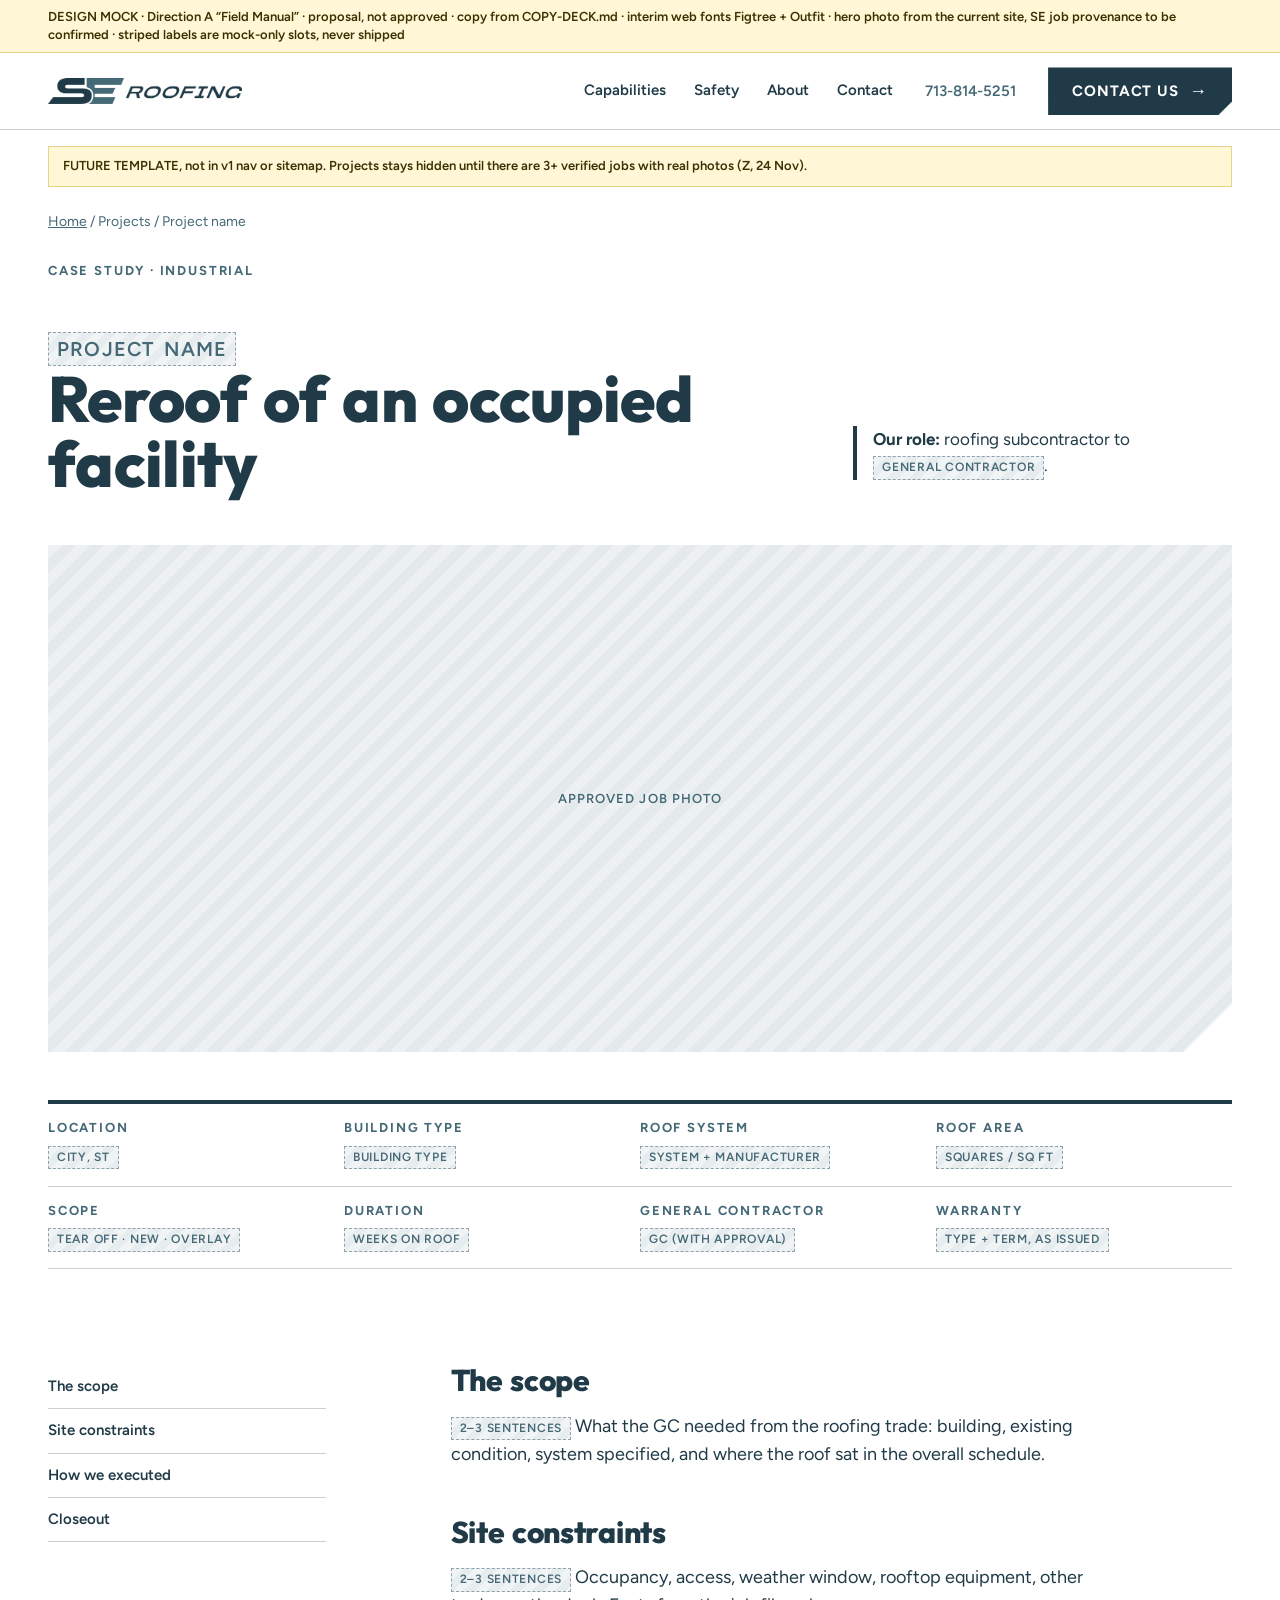
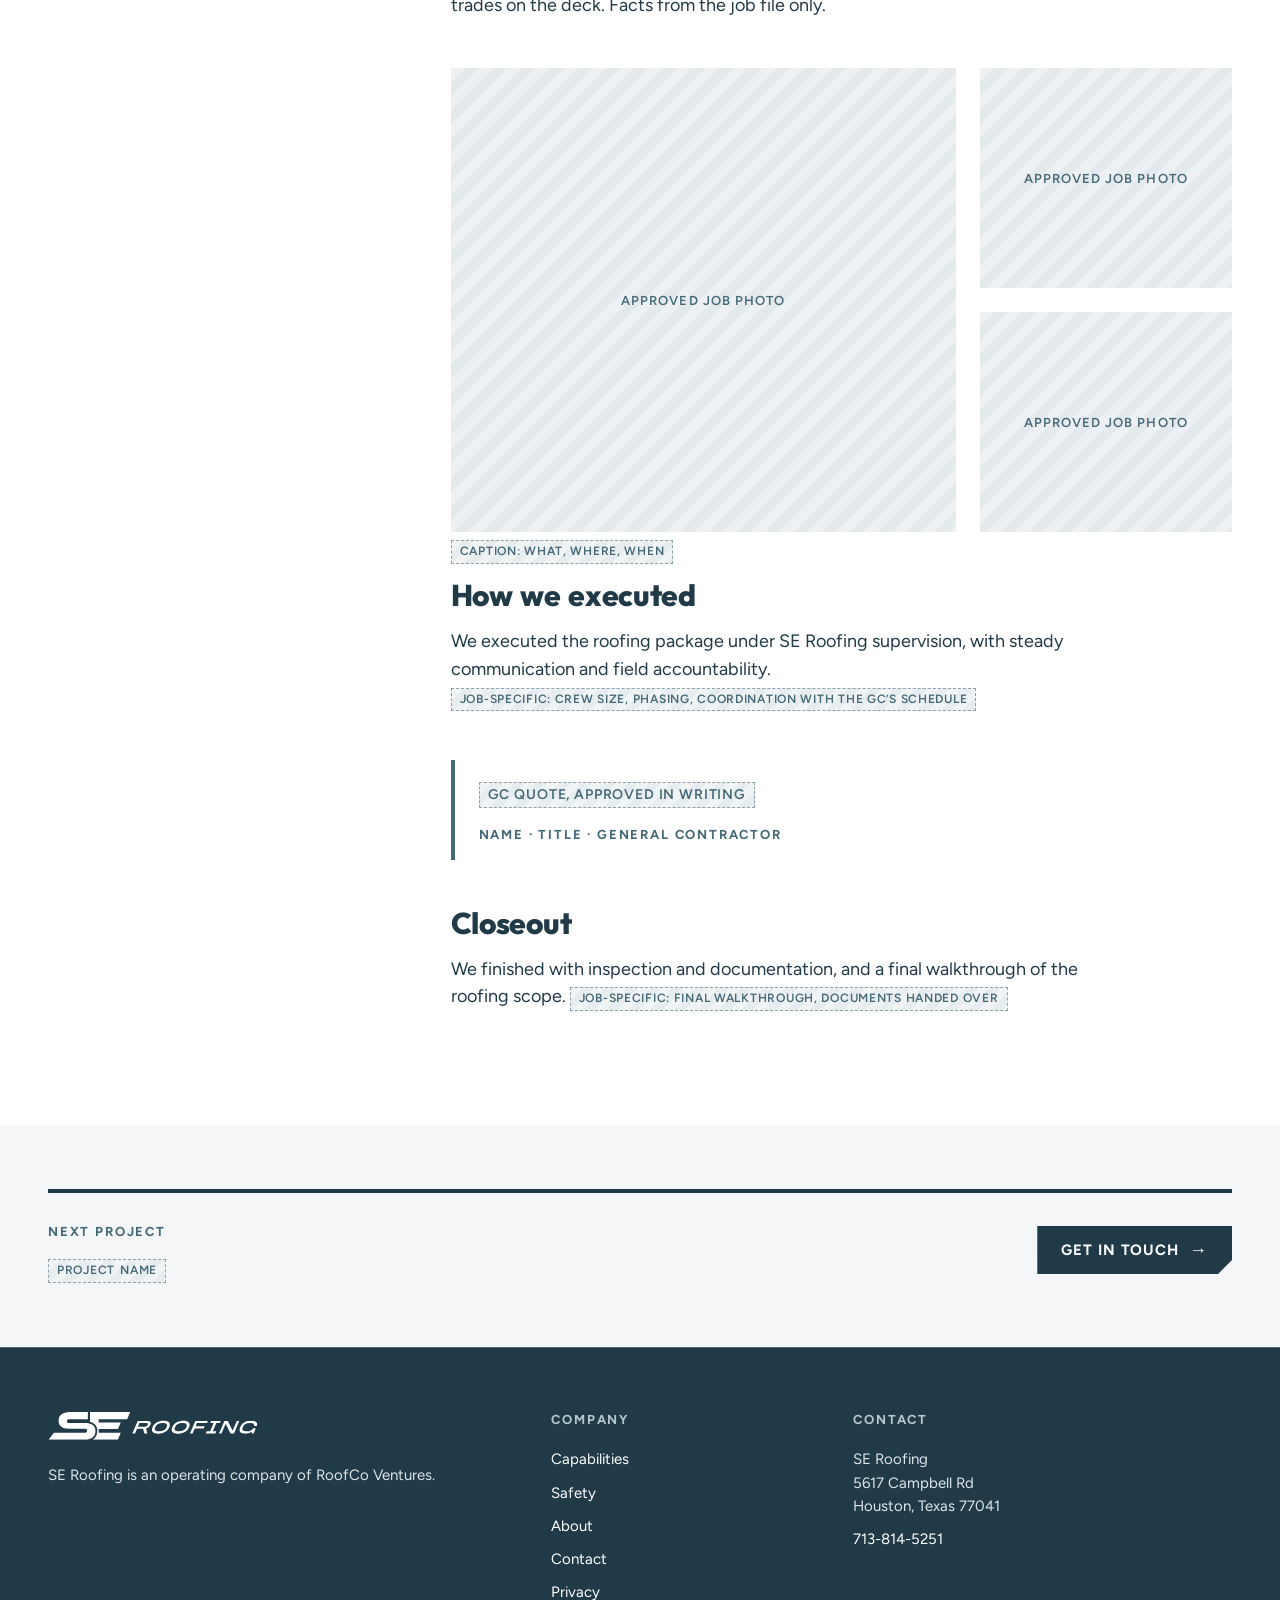
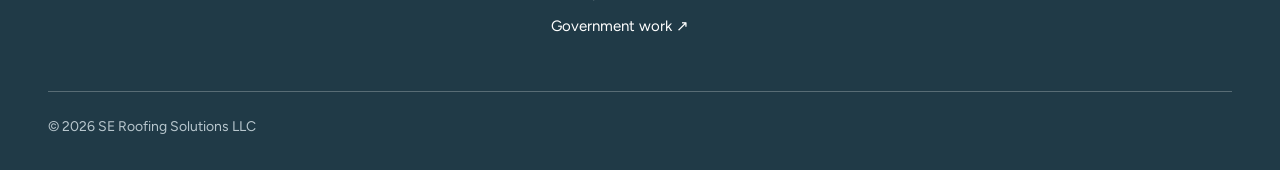
<file: docs/direction/static/case-study-template.html>
<!doctype html><html lang="en"><head><meta charset="utf-8"><meta name="viewport" content="width=device-width,initial-scale=1">
<title>Project name | Projects | SE Roofing</title>
<link rel="stylesheet" href="css/fonts.css"><link rel="stylesheet" href="css/tokens.css"><link rel="stylesheet" href="css/tokens.web.css"><link rel="stylesheet" href="css/site.css"></head>
<body>
<a class="skip" href="#main">Skip to content</a>
<div class="mocknote">DESIGN MOCK · Direction A “Field Manual” · proposal, not approved · copy from COPY-DECK.md · interim web fonts Figtree + Outfit · hero photo from the current site, SE job provenance to be confirmed · striped labels are mock-only slots, never shipped</div>
<header class="hdr">
  <div class="wrap">
    <a class="logo" href="/" aria-label="SE Roofing home"><img src="assets/img/se-roofing-full-lockup.png" alt="SE Roofing"></a>
    <nav class="primary" aria-label="Primary">
      <a href="/capabilities">Capabilities</a><a href="/safety">Safety</a><a href="/about">About</a><a href="/contact">Contact</a>
    </nav>
    <a class="phone" href="tel:+17138145251">713-814-5251</a>
    <button class="menu-btn" aria-controls="mnav" aria-expanded="false" onclick="var o=document.body.classList.toggle('menu-open');this.setAttribute('aria-expanded',o)">MENU</button>
    <a class="btn btn-primary" href="/contact">Contact us <span class="arr" aria-hidden="true">→</span></a>
  </div>
  <nav id="mnav" class="mnav" aria-label="Mobile">
    <a href="/">Home</a><a href="/capabilities">Capabilities</a><a href="/capabilities#how-we-work">How we work</a><a href="/safety">Safety</a><a href="/about">About</a><a href="/contact">Contact</a>
    <a class="mphone" href="tel:+17138145251">Call 713-814-5251</a>
  </nav>
</header>

<main id="main">
  <div class="wrap"><p class="mocknote" style="margin:16px 0 0;padding:10px 14px;border:1px solid #E5D48A">FUTURE TEMPLATE, not in v1 nav or sitemap. Projects stays hidden until there are 3+ verified jobs with real photos (Z, 24 Nov).</p><nav class="crumbs" aria-label="Breadcrumb"><a href="/">Home</a> / <span>Projects</span> / <span>Project name</span></nav></div>
  <section class="cs-head">
    <div class="wrap">
      <div class="grid">
        <div style="grid-column:1 / span 8"><span class="label">Case study · Industrial</span>
        <h1><span class="slot" style="font-size:20px">Project name</span><br>Reroof of an occupied facility</h1></div>
        <p class="role"><strong>Our role:</strong> roofing subcontractor to <span class="slot">General contractor</span>.</p>
      </div>
      <div class="cs-hero imgslot"><div class="phslot" role="img" aria-label="Image slot">Approved job photo</div></div>
      <div class="sheet" aria-label="Project spec sheet">
        <div><span class="label k">Location</span><span class="v"><span class="slot">City, ST</span></span></div>
        <div><span class="label k">Building type</span><span class="v"><span class="slot">Building type</span></span></div>
        <div><span class="label k">Roof system</span><span class="v"><span class="slot">System + manufacturer</span></span></div>
        <div><span class="label k">Roof area</span><span class="v"><span class="slot">Squares / sq ft</span></span></div>
        <div><span class="label k">Scope</span><span class="v"><span class="slot">Tear off · New · Overlay</span></span></div>
        <div><span class="label k">Duration</span><span class="v"><span class="slot">Weeks on roof</span></span></div>
        <div><span class="label k">General contractor</span><span class="v"><span class="slot">GC (with approval)</span></span></div>
        <div><span class="label k">Warranty</span><span class="v"><span class="slot">Type + term, as issued</span></span></div>
      </div>
    </div>
  </section>
  <section class="blk cs-body">
    <div class="wrap"><div class="grid">
      <aside><nav class="toc" aria-label="On this page"><a href="#scope">The scope</a><a href="#constraints">Site constraints</a><a href="#execution">How we executed</a><a href="#closeout">Closeout</a></nav></aside>
      <article>
        <h2 id="scope">The scope</h2>
        <p><span class="slot">2–3 sentences</span> What the GC needed from the roofing trade: building, existing condition, system specified, and where the roof sat in the overall schedule.</p>
        <h2 id="constraints">Site constraints</h2>
        <p><span class="slot">2–3 sentences</span> Occupancy, access, weather window, rooftop equipment, other trades on the deck. Facts from the job file only.</p>
        <div class="gallery">
          <figure class="a imgslot"><div class="phslot" role="img" aria-label="Image slot">Approved job photo</div><figcaption><span class="slot">Caption: what, where, when</span></figcaption></figure>
          <figure class="imgslot"><div class="phslot" role="img" aria-label="Image slot">Approved job photo</div></figure>
          <figure class="imgslot"><div class="phslot" role="img" aria-label="Image slot">Approved job photo</div></figure>
        </div>
        <h2 id="execution">How we executed</h2>
        <p>We executed the roofing package under SE Roofing supervision, with steady communication and field accountability. <span class="slot">Job-specific: crew size, phasing, coordination with the GC’s schedule</span></p>
        <div class="pull"><blockquote><span class="slot" style="font-size:14px">GC quote, approved in writing</span></blockquote><span class="label">Name · Title · General contractor</span></div>
        <h2 id="closeout">Closeout</h2>
        <p>We finished with inspection and documentation, and a final walkthrough of the roofing scope. <span class="slot">Job-specific: final walkthrough, documents handed over</span></p>
      </article>
    </div></div>
  </section>
  <section class="blk bg-mist" style="padding:64px 0">
    <div class="wrap"><div class="next"><div><span class="label">Next project</span><h3 style="margin-top:8px"><span class="slot">Project name</span></h3></div><a class="btn btn-primary" href="/contact">Get in touch <span class="arr" aria-hidden="true">→</span></a></div></div>
  </section>
</main>
<footer class="ftr on-navy">
  <div class="wrap">
    <div class="grid">
      <div class="brand">
        <img src="assets/logo/se-lockup-white.svg" alt="SE Roofing">
        <p style="max-width:26em">SE Roofing is an operating company of RoofCo Ventures.</p>
      </div>
      <div>
        <span class="label">Company</span>
        <a href="/capabilities">Capabilities</a><a href="/safety">Safety</a><a href="/about">About</a><a href="/contact">Contact</a><a href="/privacy">Privacy</a>
        <a href="#gov-microsite" data-config="governmentUrl">Government work ↗</a>
      </div>
      <div>
        <span class="label">Contact</span>
        <span style="display:block;padding:5px 0">SE Roofing<br>5617 Campbell Rd<br>Houston, Texas 77041</span>
        <a href="tel:+17138145251">713-814-5251</a>
      </div>
    </div>
    <div class="legal"><span>© 2026 SE Roofing Solutions LLC</span></div>
  </div>
</footer>
<div class="brandtag" aria-hidden="true">BRANDING (pending Hayden): optional orange accent #D4762C, #111 label 5.78:1</div>

</body></html>
</file>
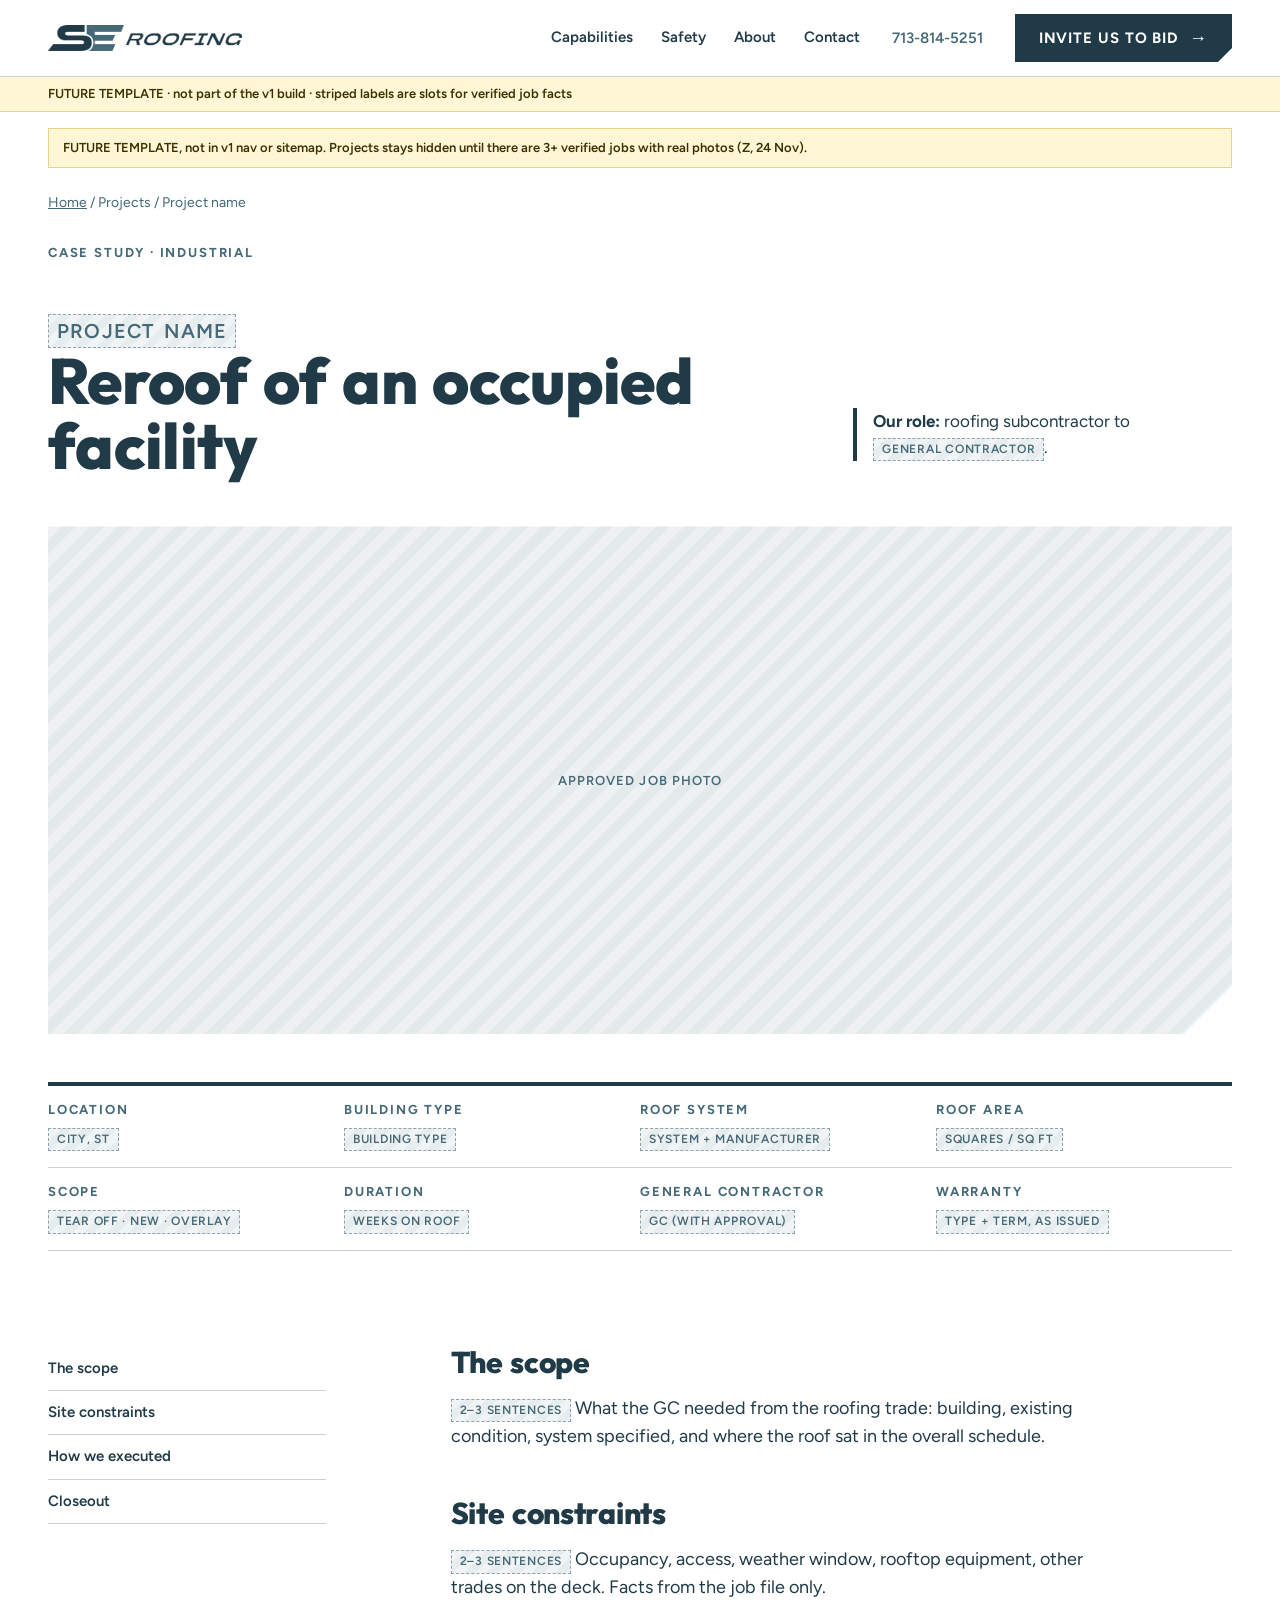
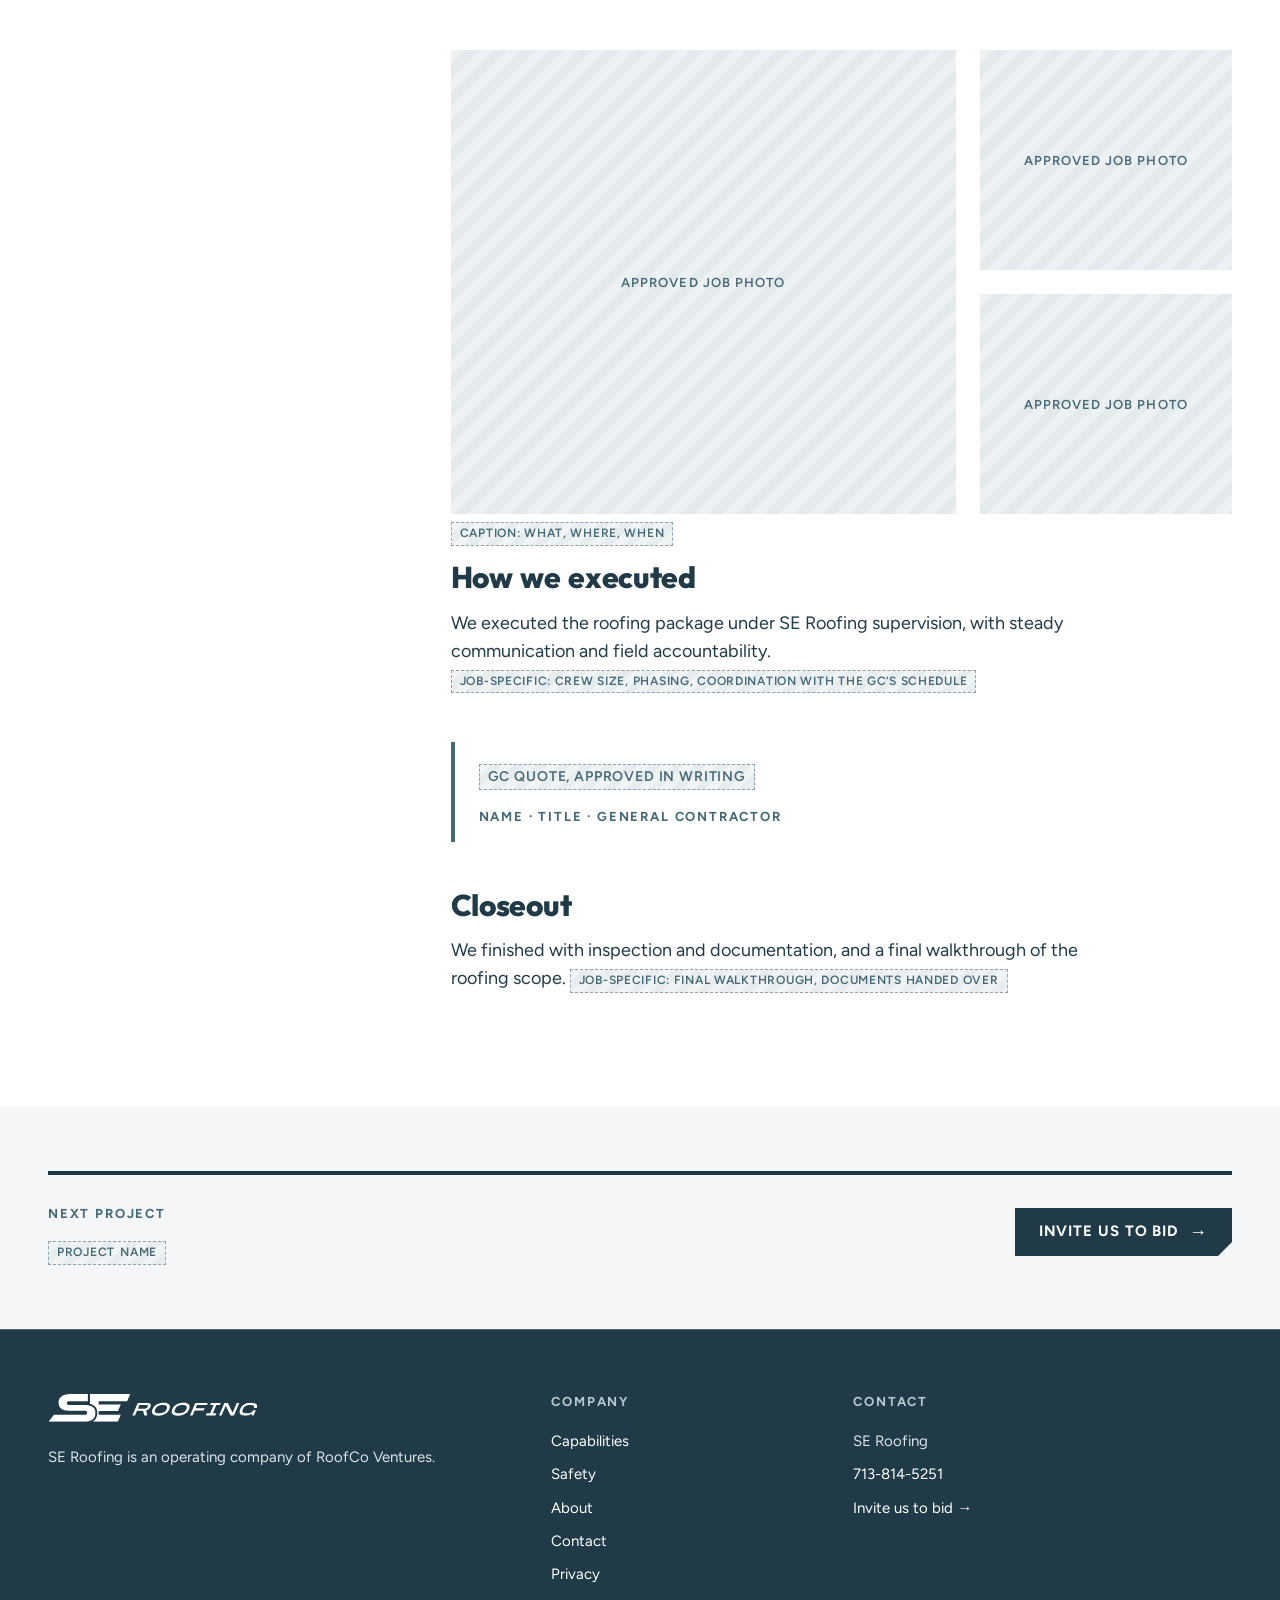
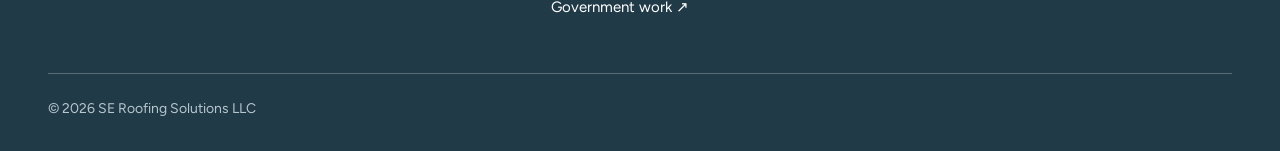
<file: docs/direction/templates/case-study-template.html>
<!doctype html><html lang="en"><head><meta charset="utf-8"><meta name="viewport" content="width=device-width,initial-scale=1">
<title>Project name | Projects | SE Roofing</title>
<link rel="stylesheet" href="../static/css/fonts.css"><link rel="stylesheet" href="../static/css/tokens.css"><link rel="stylesheet" href="../static/css/tokens.web.css"><link rel="stylesheet" href="../static/css/site.css"></head>
<body>
<a class="skip" href="#main">Skip to content</a>
<header class="hdr">
  <div class="wrap">
    <a class="logo" href="/" aria-label="SE Roofing home"><img src="../static/assets/img/se-roofing-full-lockup.png" alt="SE Roofing"></a>
    <nav class="primary" aria-label="Primary">
      <a href="/capabilities">Capabilities</a><a href="/safety">Safety</a><a href="/about">About</a><a href="/contact">Contact</a>
    </nav>
    <a class="phone" href="tel:+17138145251">713-814-5251</a>
    <a class="btn btn-primary hdr-cta" href="/contact">Invite us to bid <span class="arr" aria-hidden="true">→</span></a>
    <button class="menu-btn" type="button" aria-controls="mnav" aria-expanded="false" aria-label="Open menu" onclick="var o=document.body.classList.toggle('menu-open');this.setAttribute('aria-expanded',o);this.setAttribute('aria-label',o?'Close menu':'Open menu')">
      <svg class="i-open" width="24" height="24" viewBox="0 0 24 24" aria-hidden="true" focusable="false"><path d="M3 6h18M3 12h18M3 18h18" stroke="currentColor" stroke-width="2.25" stroke-linecap="square"/></svg>
      <svg class="i-close" width="24" height="24" viewBox="0 0 24 24" aria-hidden="true" focusable="false"><path d="M5 5l14 14M19 5L5 19" stroke="currentColor" stroke-width="2.25" stroke-linecap="square"/></svg>
    </button>
  </div>
  <nav id="mnav" class="mnav" aria-label="Mobile">
    <a href="/">Home</a><a href="/capabilities">Capabilities</a><a href="/capabilities#how-we-work">How we work</a><a href="/safety">Safety</a><a href="/about">About</a><a href="/contact">Contact</a>
    <a class="btn btn-primary mcta" href="/contact">Invite us to bid <span class="arr" aria-hidden="true">→</span></a>
    <a class="mphone" href="tel:+17138145251">Call 713-814-5251</a>
  </nav>
</header>

<div class="mocknote">FUTURE TEMPLATE · not part of the v1 build · striped labels are slots for verified job facts</div>
<main id="main">
  <div class="wrap"><p class="mocknote" style="margin:16px 0 0;padding:10px 14px;border:1px solid #E5D48A">FUTURE TEMPLATE, not in v1 nav or sitemap. Projects stays hidden until there are 3+ verified jobs with real photos (Z, 24 Nov).</p><nav class="crumbs" aria-label="Breadcrumb"><a href="/">Home</a> / <span>Projects</span> / <span>Project name</span></nav></div>
  <section class="cs-head">
    <div class="wrap">
      <div class="grid">
        <div style="grid-column:1 / span 8"><span class="label">Case study · Industrial</span>
        <h1><span class="slot" style="font-size:20px">Project name</span><br>Reroof of an occupied facility</h1></div>
        <p class="role"><strong>Our role:</strong> roofing subcontractor to <span class="slot">General contractor</span>.</p>
      </div>
      <div class="cs-hero imgslot"><div class="phslot" role="img" aria-label="Image slot">Approved job photo</div></div>
      <div class="sheet" aria-label="Project spec sheet">
        <div><span class="label k">Location</span><span class="v"><span class="slot">City, ST</span></span></div>
        <div><span class="label k">Building type</span><span class="v"><span class="slot">Building type</span></span></div>
        <div><span class="label k">Roof system</span><span class="v"><span class="slot">System + manufacturer</span></span></div>
        <div><span class="label k">Roof area</span><span class="v"><span class="slot">Squares / sq ft</span></span></div>
        <div><span class="label k">Scope</span><span class="v"><span class="slot">Tear off · New · Overlay</span></span></div>
        <div><span class="label k">Duration</span><span class="v"><span class="slot">Weeks on roof</span></span></div>
        <div><span class="label k">General contractor</span><span class="v"><span class="slot">GC (with approval)</span></span></div>
        <div><span class="label k">Warranty</span><span class="v"><span class="slot">Type + term, as issued</span></span></div>
      </div>
    </div>
  </section>
  <section class="blk cs-body">
    <div class="wrap"><div class="grid">
      <aside><nav class="toc" aria-label="On this page"><a href="#scope">The scope</a><a href="#constraints">Site constraints</a><a href="#execution">How we executed</a><a href="#closeout">Closeout</a></nav></aside>
      <article>
        <h2 id="scope">The scope</h2>
        <p><span class="slot">2–3 sentences</span> What the GC needed from the roofing trade: building, existing condition, system specified, and where the roof sat in the overall schedule.</p>
        <h2 id="constraints">Site constraints</h2>
        <p><span class="slot">2–3 sentences</span> Occupancy, access, weather window, rooftop equipment, other trades on the deck. Facts from the job file only.</p>
        <div class="gallery">
          <figure class="a imgslot"><div class="phslot" role="img" aria-label="Image slot">Approved job photo</div><figcaption><span class="slot">Caption: what, where, when</span></figcaption></figure>
          <figure class="imgslot"><div class="phslot" role="img" aria-label="Image slot">Approved job photo</div></figure>
          <figure class="imgslot"><div class="phslot" role="img" aria-label="Image slot">Approved job photo</div></figure>
        </div>
        <h2 id="execution">How we executed</h2>
        <p>We executed the roofing package under SE Roofing supervision, with steady communication and field accountability. <span class="slot">Job-specific: crew size, phasing, coordination with the GC’s schedule</span></p>
        <div class="pull"><blockquote><span class="slot" style="font-size:14px">GC quote, approved in writing</span></blockquote><span class="label">Name · Title · General contractor</span></div>
        <h2 id="closeout">Closeout</h2>
        <p>We finished with inspection and documentation, and a final walkthrough of the roofing scope. <span class="slot">Job-specific: final walkthrough, documents handed over</span></p>
      </article>
    </div></div>
  </section>
  <section class="blk bg-mist" style="padding:64px 0">
    <div class="wrap"><div class="next"><div><span class="label">Next project</span><h3 style="margin-top:8px"><span class="slot">Project name</span></h3></div><a class="btn btn-primary" href="/contact">Invite us to bid <span class="arr" aria-hidden="true">→</span></a></div></div>
  </section>
</main>
<footer class="ftr on-navy">
  <div class="wrap">
    <div class="grid">
      <div class="brand">
        <img src="../static/assets/logo/se-lockup-white.svg" alt="SE Roofing">
        <p style="max-width:26em">SE Roofing is an operating company of RoofCo Ventures.</p>
      </div>
      <div>
        <span class="label">Company</span>
        <a href="/capabilities">Capabilities</a><a href="/safety">Safety</a><a href="/about">About</a><a href="/contact">Contact</a><a href="/privacy">Privacy</a>
        <a href="https://seroofinggov.com" data-config="governmentUrl" rel="noopener">Government work ↗</a>
      </div>
      <div>
        <span class="label">Contact</span>
        <span style="display:block;padding:5px 0">SE Roofing</span>
        <a href="tel:+17138145251">713-814-5251</a>
        <a href="/contact">Invite us to bid →</a>
      </div>
    </div>
    <div class="legal"><span>© 2026 SE Roofing Solutions LLC</span></div>
  </div>
</footer>
<div class="brandtag" aria-hidden="true">BRANDING (pending Hayden): optional orange accent #D4762C, #111 label 5.78:1</div>

</body></html>
</file>
<file: docs/direction/static/css/fonts.css>
/* Interim Google Fonts (OFL): Figtree, Outfit. Swap via --se-font-* tokens. */
@font-face{
  font-family: 'Figtree';
  font-style: normal;
  font-weight: 400 900;
  font-display: swap;
  src: url(../assets/fonts/figtree-latin.woff2) format('woff2');
  unicode-range: U+0000-00FF, U+0131, U+0152-0153, U+02BB-02BC, U+02C6, U+02DA, U+02DC, U+0304, U+0308, U+0329, U+2000-206F, U+20AC, U+2122, U+2191, U+2193, U+2212, U+2215, U+FEFF, U+FFFD;
}
@font-face{
  font-family: 'Outfit';
  font-style: normal;
  font-weight: 800 900;
  font-display: swap;
  src: url(../assets/fonts/outfit-latin.woff2) format('woff2');
  unicode-range: U+0000-00FF, U+0131, U+0152-0153, U+02BB-02BC, U+02C6, U+02DA, U+02DC, U+0304, U+0308, U+0329, U+2000-206F, U+20AC, U+2122, U+2191, U+2193, U+2212, U+2215, U+FEFF, U+FFFD;
}
</file>
<file: docs/direction/static/css/tokens.css>
/* SE Roofing tokens — PROPOSAL only, 2026-11-24, America/Chicago.
   Extracted from haydenclayne-ctrl/SE-Roofing- (brand/color, typography, logos;
   main @ a5951a3, 2026-07-01) and from related implementations:
   Command seroofing namespace (PR #14 findings), estimate-command globals.css,
   and the live Framer marketing site at seroofingteam.com (canonical tags point
   at roofingse.com). Not owner-approved.
   Prefix: --se-
   Official brand tokens are the first two groups. Product and live-site
   groups record what already ships; they are not approved brand additions.
   Do not mix Roof Co gold/navy, HCC, Cotton Co, Foundation, Blackhorn,
   Founders Ranch, or Rental One values into the official brand set. */

:root {
  /* ── Official brand (logo vectors + brand/color) ─────────────────── */
  --se-navy: #203A47;            /* PANTONE 7546 C. Primary. "S" and ROOFING wordmark. 11.95:1 on white (AAA). */
  --se-slate: #456977;           /* PANTONE 5405 C. SE Slate Blue. "E" bars, accent panels. 5.93:1 on white (AA body — the written guide's "large text only" note is too conservative). 2.01:1 on navy — never navy type on slate. */
  --se-white: #FFFFFF;           /* Page grounds, reverse type */
  --se-mist: #E7E9EA;            /* Light gray section ground from the Capabilities Statement. Approximate; not from a vector swatch. Command seroofing.mist and Estimate Command --color-line use this value. Navy on mist is 9.81:1. */

  /* ── Type (confirmed print system) ───────────────────────────────── */
  /* Proxima Nova + Museo Sans 900. Commercial; no webfont license confirmed;
     no files in the repo. Bio docs use NewScience/Rajdhani instead — not these
     tokens. The live marketing site currently ships Montserrat/Switzer. */
  --se-font-family: "Proxima Nova", "Museo Sans", "Century Gothic", "Avenir Next", sans-serif;
  --se-font-display: "Museo Sans", "Proxima Nova", "Century Gothic", "Avenir Next", sans-serif;

  /* ── Command / Estimating seroofing extras (product, not print brand) */
  --se-steel-light: #7E9BA7;     /* Command-only. 2.94:1 on white — not body text. 4.06:1 on navy — large-text AA only. */

  /* ── Estimate Command extras (SE-only app; conflicts with Command) ─ */
  --se-ec-bg: #F4F7F9;           /* App ground. Close to the live site's #F5F7F9; not Command's #F5F5F7. */
  --se-ec-muted: #6D7D88;        /* 4.25:1 on white — fails AA at 14px. */
  --se-ec-brand-soft: #E9EEF0;
  --se-ec-success: #2F8A5B;      /* 4.28:1 on white — fails AA at 14px. Command good is #2F6F52 (5.97:1). */
  --se-ec-success-soft: #E7F2EB;
  --se-ec-warning: #B07A1E;      /* 3.72:1 on white — large-text only. Command warn is #9C6A1E (4.67:1). */
  --se-ec-warning-soft: #F7EFE0;
  --se-ec-danger: #C0504D;       /* 4.67:1 on white (AA). Command bad is #943B3B (7.12:1). */
  --se-ec-danger-soft: #F7EBEB;
  --se-ec-radius-card: 14px;

  /* ── Live marketing site, observed 2026-11-24 on seroofingteam.com.
        Not official brand colors. Recorded so the drift is explicit. ─ */
  --se-web-ink: #16272F;         /* Header/on-light buttons, body-adjacent ink. Near, not equal to, SE Navy. 15.38:1 on white. */
  --se-web-heading: #1A1A2E;     /* Section titles */
  --se-web-footer: #182B33;      /* Footer field; nearby samples #1D2D35 / #1E343D */
  --se-web-orange: #D4762C;      /* Primary CTA. White type is 3.27:1 — fails AA at the 15px button size. Black type would be 6.43:1. Not Roof Co gold. */
  --se-web-ground: #F5F7F9;      /* Light section ground */
  --se-web-consult: #EBFBFF;     /* "Request a Roofing Consultation" band */
  --se-web-panel: #CADAE4;       /* "Delivered At Scale" light panel */
  --se-web-eyebrow: #CCE6FF;     /* "OVERVIEW:" on dark service cards */
  --se-web-font-ui: "Montserrat", "Inter", sans-serif;
  --se-web-font-stat: "Switzer", "Montserrat", sans-serif;
}
</file>
<file: docs/direction/static/css/tokens.web.css>
/* SE Roofing — web direction tokens (PROPOSAL, 2026-11-24, America/Chicago). Not approved.
   Load AFTER design-system/tokens.css (which defines --se-navy, --se-slate, --se-white, --se-mist).
   Only neutrals, spacing, type and layout are added here. No new brand colors. */
:root{
  /* Neutrals (support only, never as brand color) */
  --se-paper:#F4F6F7;        /* light section ground. Navy on paper 11.02:1 */
  --se-line:#C9D1D5;         /* hairlines/borders — non-text only */
  --se-line-strong:#8FA1AA;  /* section rules — non-text only (2.68:1) */
  --se-ink-2:#3A4E58;        /* secondary body text. 8.71:1 on white */
  --se-on-navy-2:#C9D6DC;    /* secondary text on navy. 8.04:1 */

  /* Accent — OFF by default (= navy). BRANDING (pending Hayden): .accent-orange flips it. */
  --se-accent:var(--se-navy); --se-accent-ink:var(--se-white);

  /* Fonts — swappable. Interim free Google Fonts until Proxima Nova / Museo Sans 900 are web-licensed.
     To switch: change these two lines only. */
  --se-font-body:"Figtree","Proxima Nova","Avenir Next","Segoe UI",Arial,sans-serif;     /* Proxima Nova stand-in */
  --se-font-display:"Outfit","Museo Sans","Proxima Nova","Avenir Next",Arial,sans-serif; /* Museo Sans 900 stand-in */
  --se-display-weight:800;

  /* Headline case — DECISION (Jeremy, 2026-11-24): sentence case. Author headings in sentence case; never transform.
     Uppercase is reserved for small labels/eyebrows, buttons and spec keys (--se-label-case). */
  --se-heading-case:none;
  --se-label-case:uppercase;

  /* Type scale (desktop / phone ≤720 overrides below) */
  --se-fs-h1:72px;  --se-lh-h1:1.02;
  --se-fs-h2:44px;  --se-lh-h2:1.06;
  --se-fs-h3:22px;  --se-lh-h3:1.2;
  --se-fs-lead:21px;
  --se-fs-body:18px; --se-lh-body:1.55;
  --se-fs-small:15px;
  --se-fs-label:13px; --se-ls-label:.14em;

  /* Spacing (4px base) */
  --s1:4px;--s2:8px;--s3:12px;--s4:16px;--s5:24px;--s6:32px;--s7:48px;--s8:64px;--s9:96px;--s10:128px;

  /* Layout */
  --gutter:24px; --margin:48px; --max:1240px; --header-h:76px;
  --cut:14px;        /* cut-corner on primary buttons (echoes the parallelogram frame) */
  --cut-photo:48px;  /* cut-corner on hero/case-study photos */
}
@media (max-width:1100px){:root{--margin:32px;--se-fs-h1:60px}}
@media (max-width:720px){:root{--margin:20px;--gutter:16px;--header-h:64px;--se-fs-h1:42px;--se-lh-h1:1.04;--se-fs-h2:30px;--se-fs-h3:20px;--se-fs-lead:18px;--se-fs-body:17px;--cut-photo:28px}}
.accent-orange{--se-accent:#D4762C;--se-accent-ink:#111111;} /* BRANDING (pending Hayden). #111 on #D4762C = 5.78:1 */
</file>
<file: docs/direction/static/css/site.css>
/* SE Roofing — Direction A "Field Manual" component CSS. PROPOSAL 2026-11-24. Uses only tokens from tokens.css + tokens.web.css. */
.accent-orange{--se-accent:#D4762C;--se-accent-ink:#111111;}
*{box-sizing:border-box}
html{scroll-behavior:smooth}
@media (prefers-reduced-motion:reduce){html{scroll-behavior:auto}*{transition:none!important;animation:none!important}}
body{margin:0;font-family:var(--se-font-body);font-size:var(--se-fs-body);line-height:var(--se-lh-body);color:var(--se-navy);background:var(--se-white);-webkit-font-smoothing:antialiased}
img{max-width:100%;display:block}
a{color:inherit}
.wrap{max-width:calc(var(--max) + 2*var(--margin));margin:0 auto;padding:0 var(--margin)}
.grid{display:grid;grid-template-columns:repeat(12,1fr);gap:var(--gutter)}
.skip{position:absolute;left:-999px;top:8px;background:var(--se-navy);color:#fff;padding:8px 12px;z-index:99}
.skip:focus{left:8px}
:focus-visible{outline:3px solid var(--se-slate);outline-offset:3px}
.on-navy :focus-visible{outline-color:#fff}

/* Type */
.label{font:700 var(--se-fs-label)/1.2 var(--se-font-body);letter-spacing:var(--se-ls-label);text-transform:var(--se-label-case);color:var(--se-slate)}
.on-navy .label{color:var(--se-on-navy-2)}
h1,h2,h3,.display{font-family:var(--se-font-display);font-weight:var(--se-display-weight);text-transform:var(--se-heading-case);letter-spacing:-.01em;word-spacing:.06em;margin:0;color:var(--se-navy)}
h1{font-size:var(--se-fs-h1);line-height:var(--se-lh-h1)}
h2{font-size:var(--se-fs-h2);line-height:var(--se-lh-h2)}
h3{font-size:var(--se-fs-h3);line-height:var(--se-lh-h3);letter-spacing:0}
.lead{font-size:var(--se-fs-lead);line-height:1.5;color:var(--se-ink-2);max-width:36em}
.on-navy,.on-navy h1,.on-navy h2,.on-navy h3{color:#fff}
.on-navy .lead{color:#DDE5E9}
p{margin:0 0 1em}
.muted{color:var(--se-slate)}

/* Rules — the Field Manual signature */
.rule{height:4px;background:var(--se-navy);border:0;margin:0}
.rule-slate{height:1px;background:var(--se-line-strong);border:0;margin:0}
.sec-head{display:grid;grid-template-columns:repeat(12,1fr);gap:var(--gutter);padding-top:var(--s5);border-top:4px solid var(--se-navy);margin-bottom:var(--s7)}
.sec-head .label{grid-column:span 3;padding-top:10px}
.sec-head .t{grid-column:span 9}
.sec-num{font:700 13px/1 var(--se-font-body);letter-spacing:.14em;color:var(--se-slate)}

/* Buttons */
.btn{display:inline-flex;align-items:center;gap:10px;min-height:48px;padding:0 22px;font:700 15px/1 var(--se-font-body);letter-spacing:.06em;text-transform:uppercase;text-decoration:none;border:2px solid transparent;cursor:pointer;
  clip-path:polygon(0 0,100% 0,100% calc(100% - var(--cut)),calc(100% - var(--cut)) 100%,0 100%)}
.btn-primary{background:var(--se-accent);color:var(--se-accent-ink)}
.btn-primary:hover{background:#18303B}
.accent-orange .btn-primary:hover{background:#BF6522}
.btn-ghost{background:transparent;color:var(--se-navy);border-color:var(--se-navy);clip-path:none}
.on-navy .btn-primary{background:#fff;color:var(--se-navy)}
.accent-orange .on-navy .btn-primary{background:var(--se-accent);color:var(--se-accent-ink)}
.on-navy .btn-ghost{color:#fff;border-color:#fff}
.btn .arr{font-size:18px;line-height:1}

/* Header */
.hdr{position:sticky;top:0;z-index:50;background:#fff;border-bottom:1px solid var(--se-line)}
.hdr .wrap{display:flex;align-items:center;gap:var(--s6);height:var(--header-h)}
.hdr .logo img{height:26px;width:auto}
.hdr nav.primary{display:flex;gap:28px;margin-left:auto}
.hdr nav a{font:600 15px/1 var(--se-font-body);text-decoration:none;color:var(--se-navy);padding:8px 0;border-bottom:2px solid transparent}
.hdr nav a:hover,.hdr nav a[aria-current]{border-bottom-color:var(--se-slate)}
.hdr .phone{font:600 15px/1 var(--se-font-body);color:var(--se-slate);text-decoration:none;white-space:nowrap}
.menu-btn{display:none;background:none;border:0;padding:0;height:44px;width:44px;color:var(--se-navy);cursor:pointer;align-items:center;justify-content:center}
.menu-btn .i-close{display:none}.menu-open .menu-btn .i-open{display:none}.menu-open .menu-btn .i-close{display:block}

/* Slot labels (mock only — never ship visible) */
.slot{display:inline-block;font:600 12px/1.3 var(--se-font-body);letter-spacing:.06em;text-transform:uppercase;color:var(--se-slate);background:repeating-linear-gradient(135deg,#F1F4F5 0 8px,#E7ECEE 8px 16px);border:1px dashed var(--se-line-strong);padding:3px 8px}
.on-navy .slot{color:#DDE5E9;background:rgba(255,255,255,.06);border-color:rgba(255,255,255,.4)}
.imgslot{position:relative}
.imgslot .imgcap{position:absolute;left:12px;bottom:12px;font:600 11px/1.3 var(--se-font-body);letter-spacing:.06em;text-transform:uppercase;background:rgba(255,255,255,.92);color:var(--se-navy);padding:4px 8px}

/* Hero (A) */
.hero{padding:var(--s8) 0 0}
.hero .grid{align-items:end}
.hero-copy{grid-column:1 / span 6;padding-bottom:var(--s8)}
.hero-copy h1{margin:var(--s4) 0 var(--s5)}
.hero-copy .lead{margin-bottom:var(--s6)}
.hero-ctas{display:flex;gap:var(--s4);flex-wrap:wrap}
.hero-img{grid-column:7 / span 6;align-self:stretch;min-height:540px;clip-path:polygon(0 0,100% 0,100% 100%,var(--cut-photo) 100%,0 calc(100% - var(--cut-photo)))}
.hero-img img{width:100%;height:100%;object-fit:cover}
.specbar{border-top:4px solid var(--se-navy);border-bottom:1px solid var(--se-line);background:#fff}
.specbar .wrap{display:grid;grid-template-columns:1fr 1fr 2fr}
.spec{padding:20px 24px 20px 0;border-right:1px solid var(--se-line);margin-right:24px}
.spec:last-child{border-right:0}
.spec .k{display:block;margin-bottom:6px}
.spec .v{font:700 17px/1.3 var(--se-font-body)}

/* Sections */
section.blk{padding:var(--s9) 0}
.bg-mist{background:var(--se-paper)}
.bg-navy{background:var(--se-navy)}
.pos .grid > .big{grid-column:1 / span 7}
.pos .grid > .side{grid-column:9 / span 4;border-left:1px solid var(--se-line-strong);padding-left:var(--s5)}
.pos .quote{font-family:var(--se-font-display);font-weight:800;letter-spacing:-.015em;font-size:52px;line-height:1.02;margin:0 0 var(--s6)}
.pos .quote em{font-style:normal;color:var(--se-slate)}

/* Process */
.steps{display:grid;grid-template-columns:repeat(4,1fr);gap:0;border-top:1px solid var(--se-line-strong)}
.step{padding:var(--s5) var(--s5) 0 0;border-right:1px solid var(--se-line);margin-right:var(--s5)}
.step:last-child{border-right:0}
.step .n{font:800 40px/1 var(--se-font-display);color:var(--se-slate);display:block;margin-bottom:var(--s4)}
.step h3{margin-bottom:var(--s3)}
.step p{font-size:16px;color:var(--se-ink-2)}

/* Capability tiles */
.caps{display:grid;grid-template-columns:repeat(4,1fr);gap:var(--gutter)}
.cap{background:#fff;border:1px solid var(--se-line);border-top:4px solid var(--se-navy);padding:var(--s5);display:flex;flex-direction:column;min-height:300px;text-decoration:none}
.cap:hover{border-color:var(--se-slate);border-top-color:var(--se-slate)}
.cap .label{margin-bottom:var(--s5)}
.cap h3{margin-bottom:var(--s3)}
.cap p{font-size:16px;color:var(--se-ink-2);flex:1}
.cap .more{font:700 14px/1 var(--se-font-body);letter-spacing:.06em;text-transform:uppercase}
.systems{margin-top:var(--s7);display:flex;align-items:center;gap:var(--s5);flex-wrap:wrap;border-top:1px solid var(--se-line-strong);padding-top:var(--s5)}
.chip{font:700 14px/1 var(--se-font-body);letter-spacing:.08em;text-transform:uppercase;padding:10px 14px;border:1px solid var(--se-navy)}

/* Project cards */
.projs{display:grid;grid-template-columns:repeat(3,1fr);gap:var(--gutter)}
.pcard{text-decoration:none;display:block;background:#fff;border:1px solid var(--se-line)}
.pcard .ph{aspect-ratio:4/3;overflow:hidden}
.pcard .ph img{width:100%;height:100%;object-fit:cover;transition:transform .3s ease}
.pcard:hover .ph img{transform:scale(1.02)}
.pcard .body{padding:var(--s5)}
.pcard h3{margin:var(--s3) 0 var(--s4)}
.pcard dl{display:grid;grid-template-columns:auto 1fr;gap:6px 16px;margin:0;font-size:15px;border-top:1px solid var(--se-line);padding-top:var(--s4)}
.pcard dt{font-weight:700;color:var(--se-slate);text-transform:uppercase;font-size:12px;letter-spacing:.1em;padding-top:2px}
.pcard dd{margin:0}

/* Stat block */
.stats{display:grid;grid-template-columns:repeat(4,1fr);border-top:4px solid #fff}
.stat{padding:var(--s5) var(--s5) 0 0}
.stat .fig{font:800 56px/1 var(--se-font-display);display:block;margin-bottom:var(--s3)}
.stat .fig .slot{font-size:13px;vertical-align:middle}
.stat .src{font-size:13px;color:#C9D6DC;margin-top:6px}

/* Safety + Gov split */
.split{display:grid;grid-template-columns:1fr 1fr;gap:var(--gutter)}
.panel{padding:var(--s7);border:1px solid var(--se-line);background:#fff}
.panel.dark{background:var(--se-slate);border-color:var(--se-slate)}
.panel h2{font-size:36px;margin:var(--s3) 0 var(--s4)}
.idrow{display:grid;grid-template-columns:repeat(3,1fr);gap:var(--s4);margin:var(--s5) 0;border-top:1px solid rgba(255,255,255,.5);padding-top:var(--s4)}
.idrow .label{color:#fff}

/* Manufacturer row */
.mfr{display:flex;gap:var(--s7);align-items:center;flex-wrap:wrap;padding:var(--s6) 0;border-top:1px solid var(--se-line);border-bottom:1px solid var(--se-line)}
.mfr .name{display:none;font:800 22px/1 var(--se-font-display);text-transform:uppercase;color:var(--se-slate);letter-spacing:.04em}

/* Form */
.bid .grid > .intro{grid-column:1 / span 4}
.bid .grid > form{grid-column:6 / span 7}
.form{display:grid;grid-template-columns:1fr 1fr;gap:var(--s5) var(--gutter)}
.form .full{grid-column:1 / -1}
.field label{display:block;font:700 13px/1.2 var(--se-font-body);letter-spacing:.1em;text-transform:uppercase;margin-bottom:8px;color:#fff}
.field .req{color:#C9D6DC;font-weight:600;letter-spacing:0;text-transform:none}
.field input,.field select,.field textarea{width:100%;min-height:48px;padding:12px 14px;font:400 17px/1.3 var(--se-font-body);color:var(--se-navy);background:#fff;border:2px solid #fff;border-radius:0}
.field textarea{min-height:120px;resize:vertical}
.field input:focus,.field select:focus,.field textarea:focus{outline:3px solid #fff;outline-offset:2px;border-color:var(--se-slate)}
.field .hint{font-size:14px;color:#C9D6DC;margin-top:6px}
.checks{display:flex;flex-wrap:wrap;gap:10px}
.checks label{display:inline-flex;align-items:center;gap:8px;min-height:44px;padding:0 14px;border:1px solid rgba(255,255,255,.55);color:#fff;font:600 15px var(--se-font-body);letter-spacing:0;text-transform:none;margin:0}
.checks input{width:18px;height:18px;min-height:0}

/* Footer */
.ftr{background:var(--se-navy);border-top:1px solid rgba(255,255,255,.22);color:#DDE5E9;padding:var(--s8) 0 var(--s6);font-size:15px}
.ftr .grid > div{grid-column:span 3}
.ftr .grid > .brand{grid-column:span 5}
.ftr img{height:28px;width:auto;margin-bottom:var(--s5)}
.ftr a{text-decoration:none;color:#fff;display:block;padding:5px 0}
.ftr .label{color:#B8C7CE;margin-bottom:var(--s4);display:block}
.ftr .legal{margin-top:var(--s7);border-top:1px solid rgba(255,255,255,.25);padding-top:var(--s5);display:flex;justify-content:space-between;color:#B8C7CE;font-size:14px}

/* Case study */
.crumbs{font-size:14px;padding:var(--s5) 0;color:var(--se-slate)}
.crumbs a{color:var(--se-slate)}
.cs-head .grid{align-items:end}
.cs-head h1{grid-column:1 / span 8;font-size:64px;margin-top:var(--s4)}
.cs-head .role{grid-column:9 / span 4;font-size:17px;border-left:4px solid var(--se-navy);padding-left:var(--s4)}
.cs-hero{margin-top:var(--s7);aspect-ratio:21/9;overflow:hidden;clip-path:polygon(0 0,100% 0,100% calc(100% - 48px),calc(100% - 48px) 100%,0 100%)}
.cs-hero img{width:100%;height:100%;object-fit:cover}
.sheet{display:grid;grid-template-columns:repeat(4,1fr);border-top:4px solid var(--se-navy);margin-top:var(--s7)}
.sheet > div{padding:var(--s4) var(--s4) var(--s4) 0;border-bottom:1px solid var(--se-line)}
.sheet .k{display:block;margin-bottom:6px}
.sheet .v{font:700 17px/1.35 var(--se-font-body)}
.cs-body .grid > aside{grid-column:1 / span 3}
.cs-body .grid > article{grid-column:5 / span 8}
.cs-body article h2{font-size:30px;margin:var(--s7) 0 var(--s4)}
.cs-body article h2:first-child{margin-top:0}
.cs-body article p{max-width:38em}
.toc a{display:block;padding:10px 0;border-bottom:1px solid var(--se-line);text-decoration:none;font-weight:600;font-size:15px}
.gallery{display:grid;grid-template-columns:2fr 1fr;grid-template-rows:auto auto;gap:var(--gutter);margin-top:var(--s7)}
.gallery .a{grid-row:span 2}
.gallery img{width:100%;height:100%;object-fit:cover}
.gallery figure{margin:0}
.gallery figcaption{font-size:14px;color:var(--se-slate);padding-top:8px}
.pull{border-left:4px solid var(--se-slate);padding:var(--s3) 0 var(--s3) var(--s5);margin:var(--s7) 0}
.pull blockquote{margin:0 0 var(--s3);font:800 28px/1.2 var(--se-font-display)}
.next{display:flex;justify-content:space-between;align-items:center;border-top:4px solid var(--se-navy);padding-top:var(--s5)}

/* Mock annotation banner */
.mocknote{background:#FFF7D6;color:#3a3000;font:600 13px/1.4 var(--se-font-body);padding:8px var(--margin);border-bottom:1px solid #E5D48A}
.brandtag{position:fixed;right:16px;bottom:16px;z-index:60;background:#111;color:#fff;font:700 12px/1.3 var(--se-font-body);letter-spacing:.08em;text-transform:uppercase;padding:10px 12px;display:none}
.accent-orange .brandtag{display:block}

/* ── Tablet ≤1024 ─────────────────────────── */
@media (max-width:1100px){
  .hdr nav.primary{display:none} .menu-btn{display:inline-flex;align-items:center;justify-content:center;margin-left:auto}
  .hdr .phone{display:none}
  .caps{grid-template-columns:repeat(2,1fr)}
}
/* ── Phone ≤720 ───────────────────────────── */
@media (max-width:720px){
  .grid{grid-template-columns:repeat(4,1fr)}
  .grid > *{grid-column:1 / -1 !important}
  .hdr .wrap{gap:12px}
  .hdr .logo img{height:20px}
  .hdr .btn{min-height:44px;padding:0 14px;font-size:13px}
  .hdr .btn .long{display:none}
  .hero{padding-top:var(--s6)}
  .hero-copy{padding-bottom:var(--s6)}
  .hero-img{min-height:0;aspect-ratio:4/3;clip-path:polygon(0 0,100% 0,100% 100%,28px 100%,0 calc(100% - 28px))}
  .hero-ctas .btn{width:100%;justify-content:space-between}
  .specbar .wrap{grid-template-columns:1fr 1fr}
  .spec{padding:14px 12px 14px 0;margin-right:12px;border-bottom:1px solid var(--se-line)}
  .spec:nth-child(2){border-right:0}
  .spec:nth-child(3){grid-column:1 / -1;border-right:0;border-bottom:0}
  section.blk{padding:var(--s8) 0}
  .sec-head{margin-bottom:var(--s6);grid-template-columns:1fr;gap:12px}
  .sec-head .label,.sec-head .t{grid-column:1 / -1;padding-top:0}
  .pos .quote{font-size:34px}
  .pos .grid > .side{border-left:0;padding-left:0;border-top:1px solid var(--se-line-strong);padding-top:var(--s5)}
  .steps,.caps,.projs,.stats,.split,.form,.idrow{grid-template-columns:1fr}
  .step{border-right:0;margin-right:0;border-bottom:1px solid var(--se-line);padding-bottom:var(--s4)}
  .cap{min-height:0}
  .stat{border-bottom:1px solid rgba(255,255,255,.25);padding-bottom:var(--s4)}
  .panel{padding:var(--s5)}
  .mfr{gap:var(--s5)}
  .ftr .legal{flex-direction:column;gap:8px}
  .cs-head h1{font-size:38px}
  .cs-head .role{margin-top:var(--s4)}
  .cs-hero{aspect-ratio:4/3}
  .sheet{grid-template-columns:1fr 1fr}
  .gallery{grid-template-columns:1fr}
  .gallery .a{grid-row:auto}
  .toc{display:none}
  .next{flex-direction:column;align-items:flex-start;gap:var(--s4)}
}
.sr{position:absolute;width:1px;height:1px;overflow:hidden;clip:rect(0 0 0 0);white-space:nowrap}
.hero-img .imgcap{left:auto;right:12px}

/* Mobile menu */
.hdr .mnav{display:none}
@media (max-width:1100px){
  .menu-open .hdr .mnav{display:block;position:absolute;left:0;right:0;top:var(--header-h);background:var(--se-white);border-bottom:4px solid var(--se-navy);padding:var(--s2) var(--margin) var(--s5)}
  .hdr .mnav a{display:flex;padding:0;border-bottom-width:1px;align-items:center;min-height:48px;border-bottom:1px solid var(--se-line);text-decoration:none;font:600 18px var(--se-font-body);color:var(--se-navy)}
  .hdr .mnav .mphone{border-bottom:0;color:var(--se-slate);margin-top:var(--s2)}
}
/* Stage bar (home.how-we-work teaser) */
.stagebar{list-style:none;margin:var(--s7) 0 0;padding:0;display:grid;grid-template-columns:repeat(4,1fr);border-top:1px solid var(--se-line-strong)}
.stagebar li{padding:var(--s5) var(--s5) 0 0;font:700 19px/1.25 var(--se-font-body);border-right:1px solid var(--se-line);margin-right:var(--s5)}
.stagebar li:last-child{border-right:0}
.stagebar .n{display:block;font:800 36px/1 var(--se-font-display);color:var(--se-slate);margin-bottom:var(--s3)}
h2.quote{font-size:52px;line-height:1.04;margin:0 0 var(--s6)}
@media (max-width:720px){.stagebar{grid-template-columns:1fr 1fr;row-gap:var(--s5)}.stagebar li{border-right:0;margin-right:0}
 h2.quote{font-size:34px} #cta .hero-ctas{justify-content:stretch!important}}
.phslot{width:100%;height:100%;min-height:220px;display:flex;align-items:center;justify-content:center;font:600 13px var(--se-font-body);letter-spacing:.08em;text-transform:uppercase;color:var(--se-slate);background:repeating-linear-gradient(135deg,#EEF1F3 0 10px,#E4E9EC 10px 20px)}
.hdr .btn{white-space:nowrap}
@media (max-width:720px){.hdr .btn .arr{display:none}}

/* Header CTA placement: header on desktop/tablet, inside the menu on phone */
.hdr .mnav .mcta{display:none}
@media (max-width:1100px){.hdr .menu-btn{margin-left:0}.hdr .hdr-cta{margin-left:auto}}
@media (max-width:720px){
  .hdr .hdr-cta{display:none}
  .hdr .menu-btn{margin-left:auto;margin-right:-10px}
  .hdr .mnav .mcta{display:flex;justify-content:space-between;width:100%;padding:0 22px;margin-top:var(--s5);border-bottom:0;font:700 15px/1 var(--se-font-body);color:var(--se-accent-ink)}
}
/* Bid details fieldset on the contact form */
.bidset{border:0;border-top:1px solid rgba(255,255,255,.35);padding:var(--s5) 0 0;margin:var(--s3) 0 0}
.bidset > legend{color:#fff;padding:0 0 var(--s4)}
</file>
